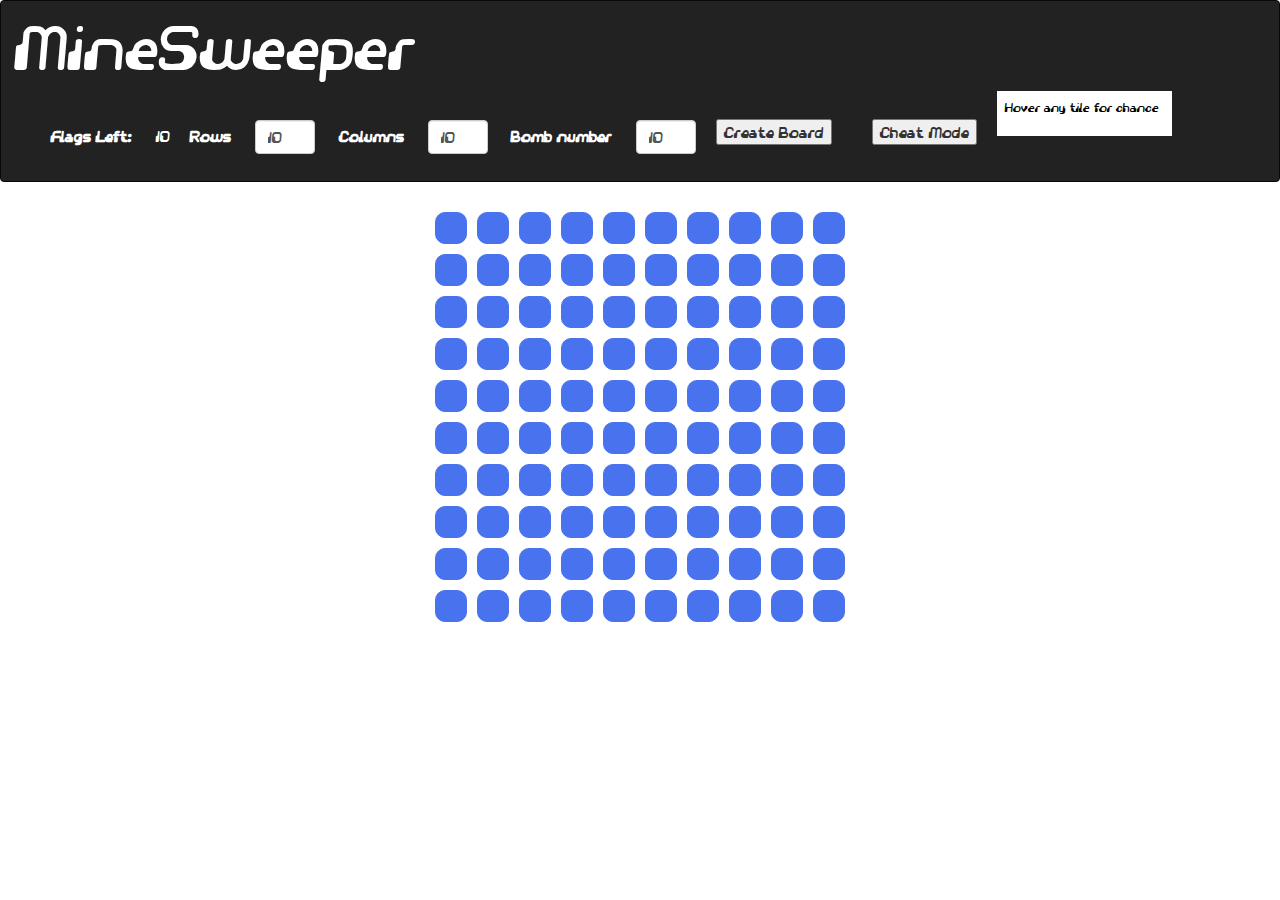
<file: index.html>
<!DOCTYPE html>
<html lang="en">
<head>
  <meta charset="utf-8">
  <title>MineSweeper</title>
  <link href="assets/bootstrap-3.3.7-dist/css/bootstrap.css" rel="stylesheet">
  <link href="assets/css/style.css" rel="stylesheet">
  <script type="text/javascript" src="assets/js/drawBoard.js"></script>
  <script type="text/javascript" src="assets/js/classes.js"></script>
  <script type="text/javascript" src="assets/bootstrap-3.3.7-dist/js/bootstrap.js"></script>
  <script src="https://ajax.googleapis.com/ajax/libs/jquery/1.12.4/jquery.min.js"></script>
</head>
<body>
  <nav class="navbar navbar-inverse">
  <div class="container-fluid">
    <div class="navbar-header">
        <span class="sr-only">Toggle navigation</span>
        <span class="icon-bar"></span>
        <span class="icon-bar"></span>
        <span class="icon-bar"></span>
      <a class="navbar-brand" href="#">MineSweeper</a>
    </div>
    <div id="navbar" class="collapse navbar-collapse">
      <ul class="nav navbar-nav">
        <li>
            <label for="flagsLeft">Flags Left:</label>
            <form.oninput="flagsLeft.value" id = 'flagsOutput'>
            <output name= "flagsLeft"></li>
        <li>
          <form class="form-inline" action="action_page.php">
            <div class="form-group">
              <label for="Rows">Rows</label>
              <input class="form-control" type="number" id="rowsInput" value="10">
            </div>
            <div class="form-group">
              <label for="Columns">Columns</label>
              <input class="form-control" type="number" id="columnsInput" value="10">
            </div>
              <div class="form-group">
              <label for="bombs">Bomb number</label>
              <input class="form-control" type="number" id="bombsInput" value="10">
            </div>
          </form>
        </li>
        <li><button type="button" id="btn-success">Create Board</button></li>

        <li><button type="button" id="btn-cheat">Cheat Mode</button></li>
        <li><div class="stats"><form.oninput="stats.value" id="statsNow"> <output name"statsOut"></div></li>
        <script>

            let button = document.getElementById('btn-success')
            let cheatBtn = document.getElementById('btn-cheat')

            function load(){
                //runs on the page load and creates a default grid
                let pressed = false;
                    let bombs = document.getElementById('bombsInput')
                    let rows = document.getElementById('rowsInput')
                    let cols = document.getElementById('columnsInput')
                    document.getElementById("flagsOutput").innerHTML = bombs.value
                    document.getElementById("flagsOutput").style.color="white"
                    document.getElementById("flagsOutput").style.fontFamily="videophreak"
                    document.getElementById("statsNow").innerHTML ="Hover any tile for chance"
                    drawBoard(rows.value, cols.value, bombs.value)
                }

            button.addEventListener("click", function(event){
                        // Adds the event listener to the 'create board' button
                        bombs = document.getElementById('bombsInput')
                        rows = document.getElementById('rowsInput')
                        cols = document.getElementById('columnsInput')

                        document.getElementById("flagsOutput").innerHTML = bombs.value
                        document.getElementById("flagsOutput").style.color="white"
                        document.getElementById("statsNow").innerHTML ="Hover any tile for chance"
                        if(rows.value < 2 || cols.value < 2){
                            window.alert("Invalid input\nBoard must be at least 2 x 2")
                        }
                        else if(rows.value > 40 || cols.value > 40){
                            window.alert("Invalid input\nBoard must be less than 40 x 40")
                        }
                        else if(bombs.value < 1){
                            window.alert("Invalid input\nBoard must have at least 1 bomb")
                        }
                        else if(bombs.value > ((rows.value * cols.value) - 1)){
                            window.alert("Invalid input\nBoard must have less bombs than cells")
                        }
                        else {
                            deleteBoard()
                            drawBoard(rows.value, cols.value, bombs.value)
                        }
            })

            cheatBtn.addEventListener("click", function(event){
                // Adds the event listener to the 'Cheat Mode' button
                CheatMode()
            })
        </script>
      </ul>
    </div>
  </div>
</nav>
<body onload ="load()" </body>
</body>

</html>
</file>
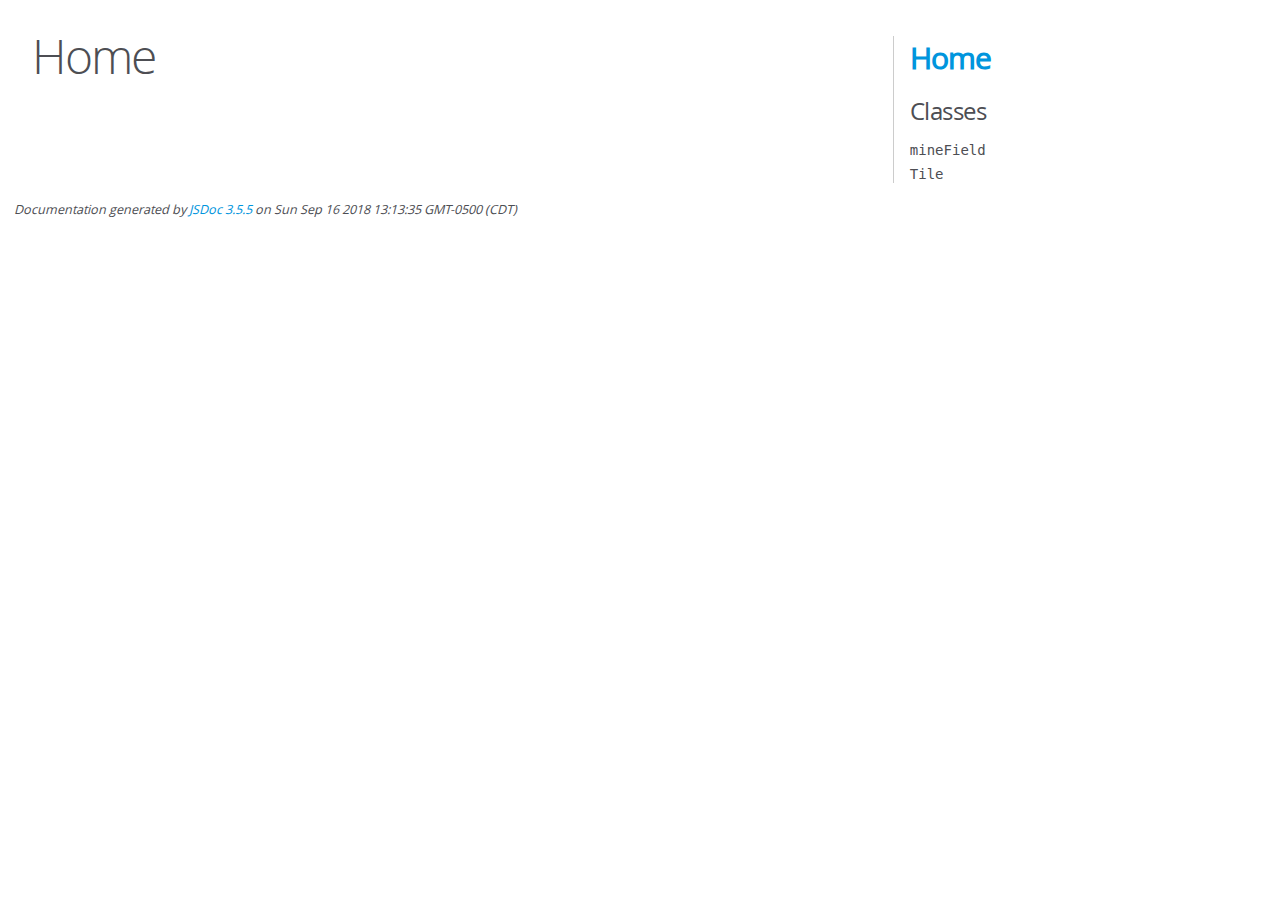
<file: Documentation/index.html>
<!DOCTYPE html>
<html lang="en">
<head>
    <meta charset="utf-8">
    <title>JSDoc: Home</title>

    <script src="scripts/prettify/prettify.js"> </script>
    <script src="scripts/prettify/lang-css.js"> </script>
    <!--[if lt IE 9]>
      <script src="//html5shiv.googlecode.com/svn/trunk/html5.js"></script>
    <![endif]-->
    <link type="text/css" rel="stylesheet" href="styles/prettify-tomorrow.css">
    <link type="text/css" rel="stylesheet" href="styles/jsdoc-default.css">
</head>

<body>

<div id="main">

    <h1 class="page-title">Home</h1>

    



    


    <h3> </h3>










    









</div>

<nav>
    <h2><a href="index.html">Home</a></h2><h3>Classes</h3><ul><li><a href="mineField.html">mineField</a></li><li><a href="Tile.html">Tile</a></li></ul>
</nav>

<br class="clear">

<footer>
    Documentation generated by <a href="https://github.com/jsdoc3/jsdoc">JSDoc 3.5.5</a> on Sun Sep 16 2018 13:13:35 GMT-0500 (CDT)
</footer>

<script> prettyPrint(); </script>
<script src="scripts/linenumber.js"> </script>
</body>
</html>
</file>
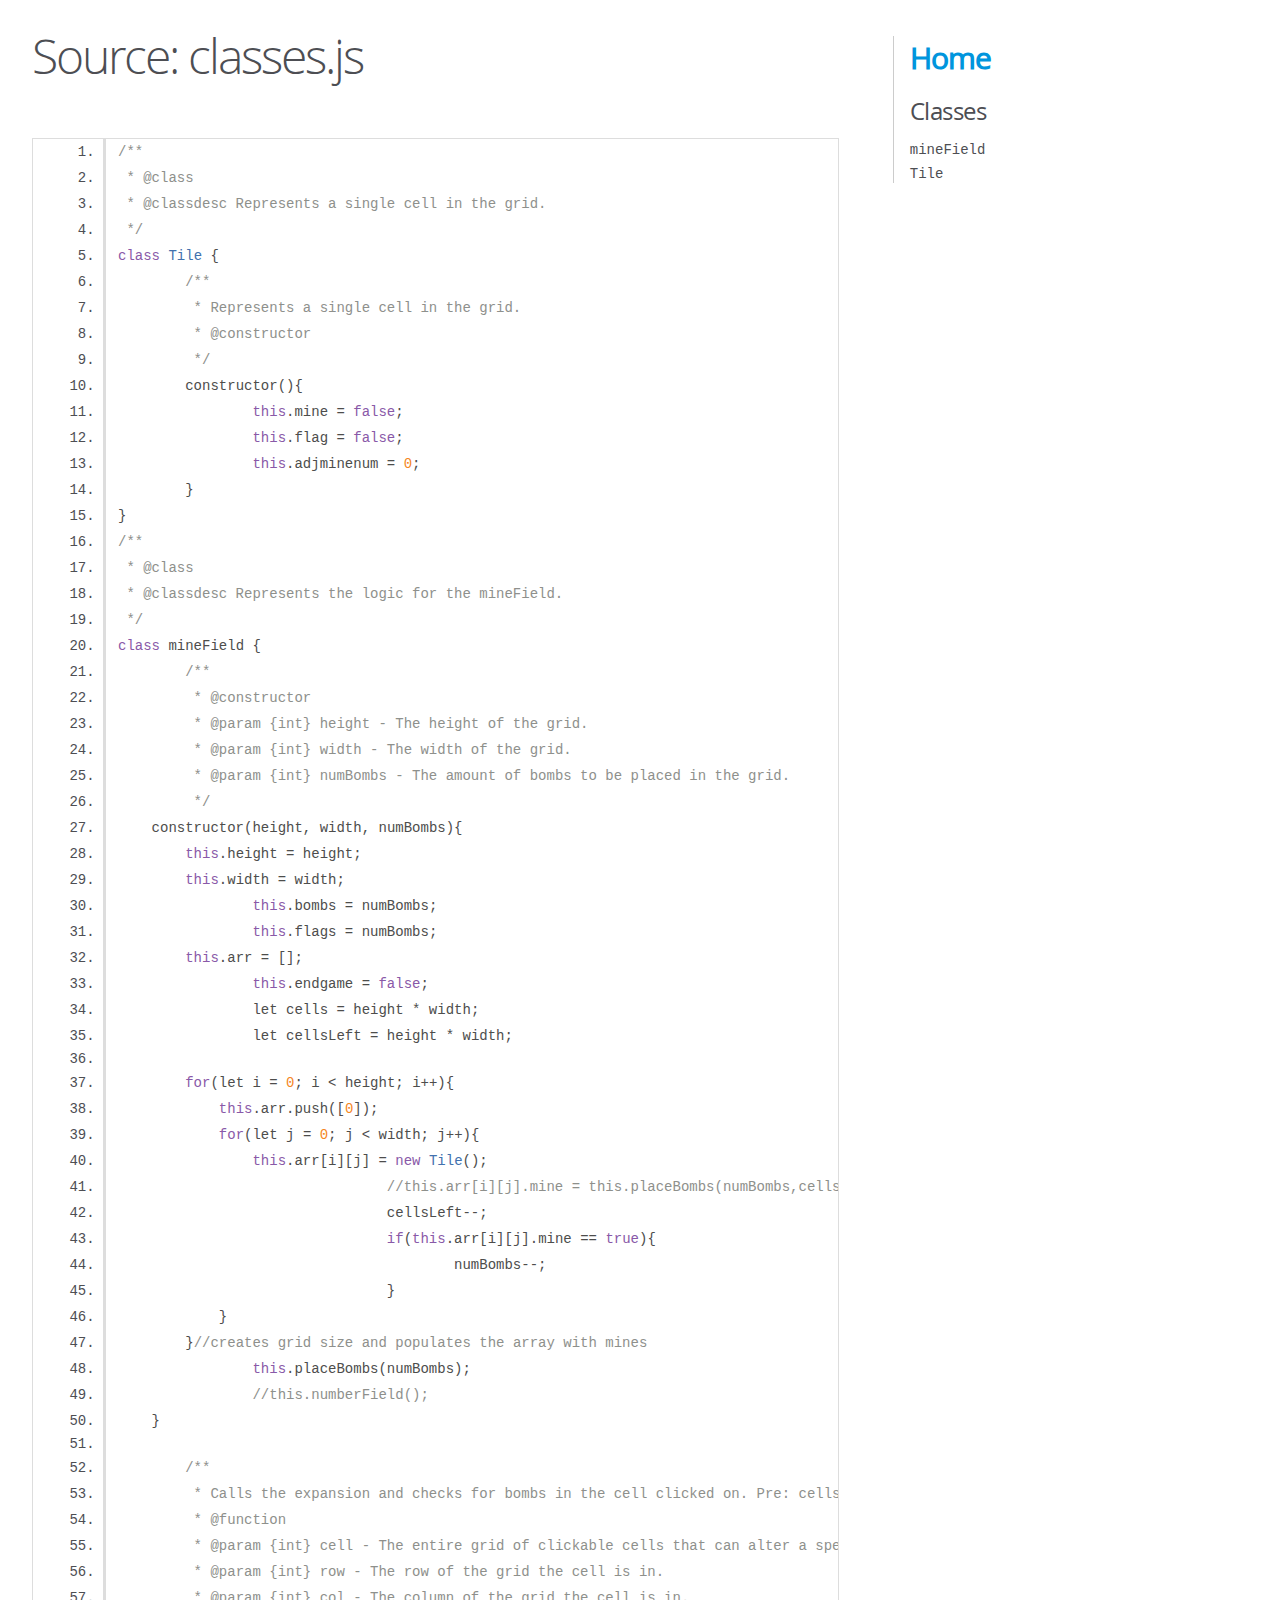
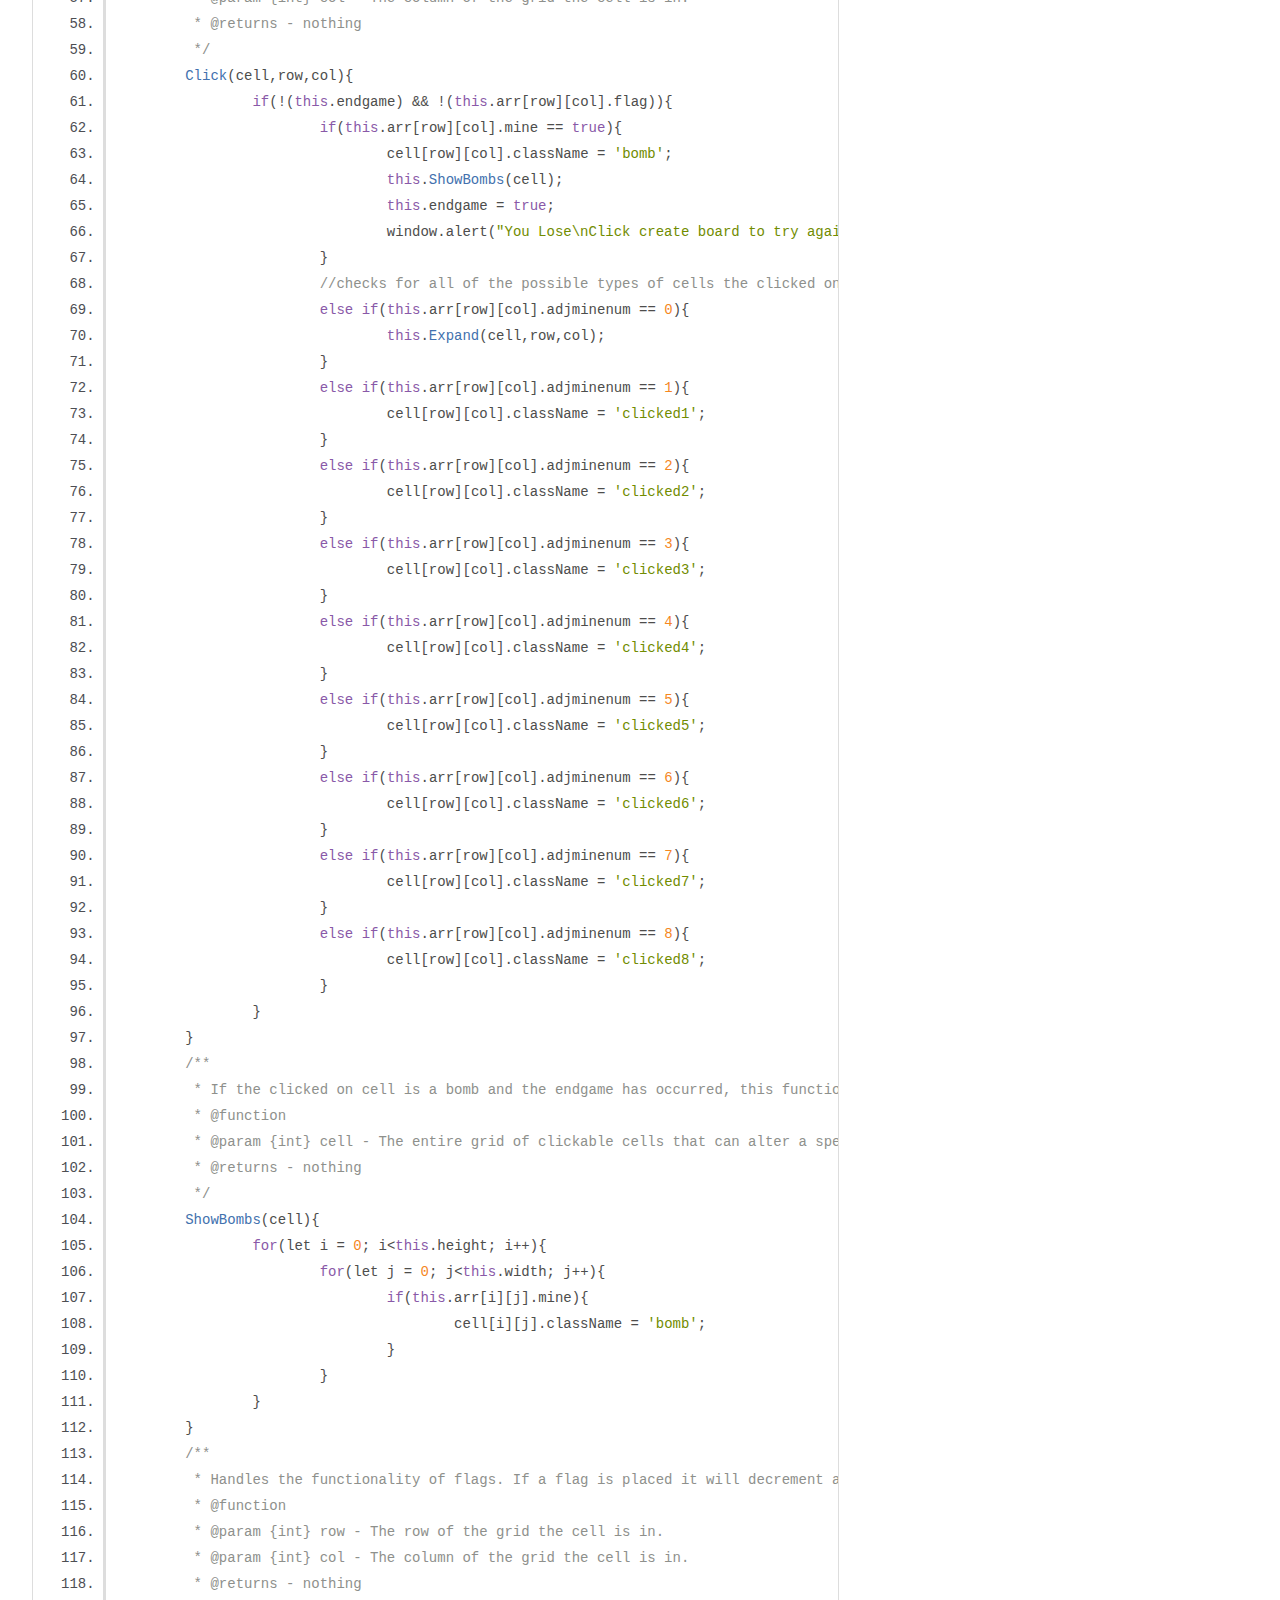
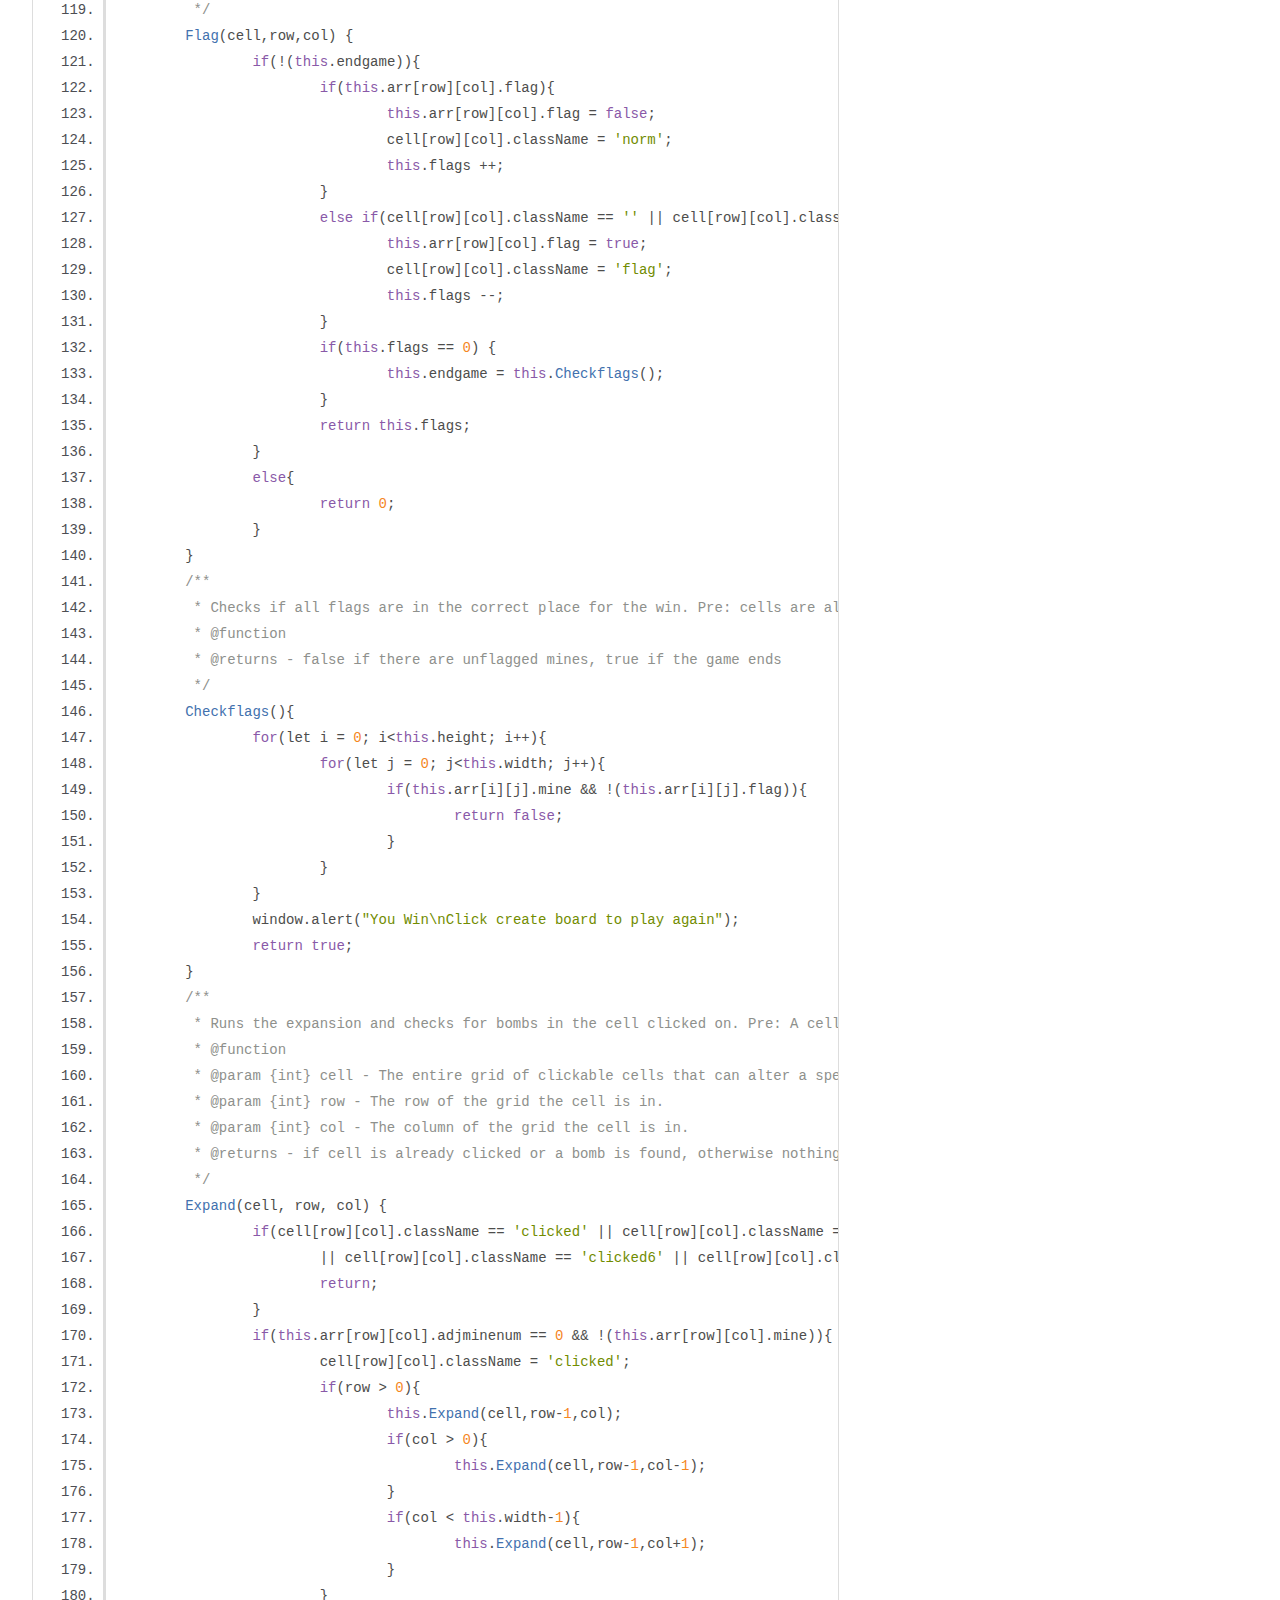
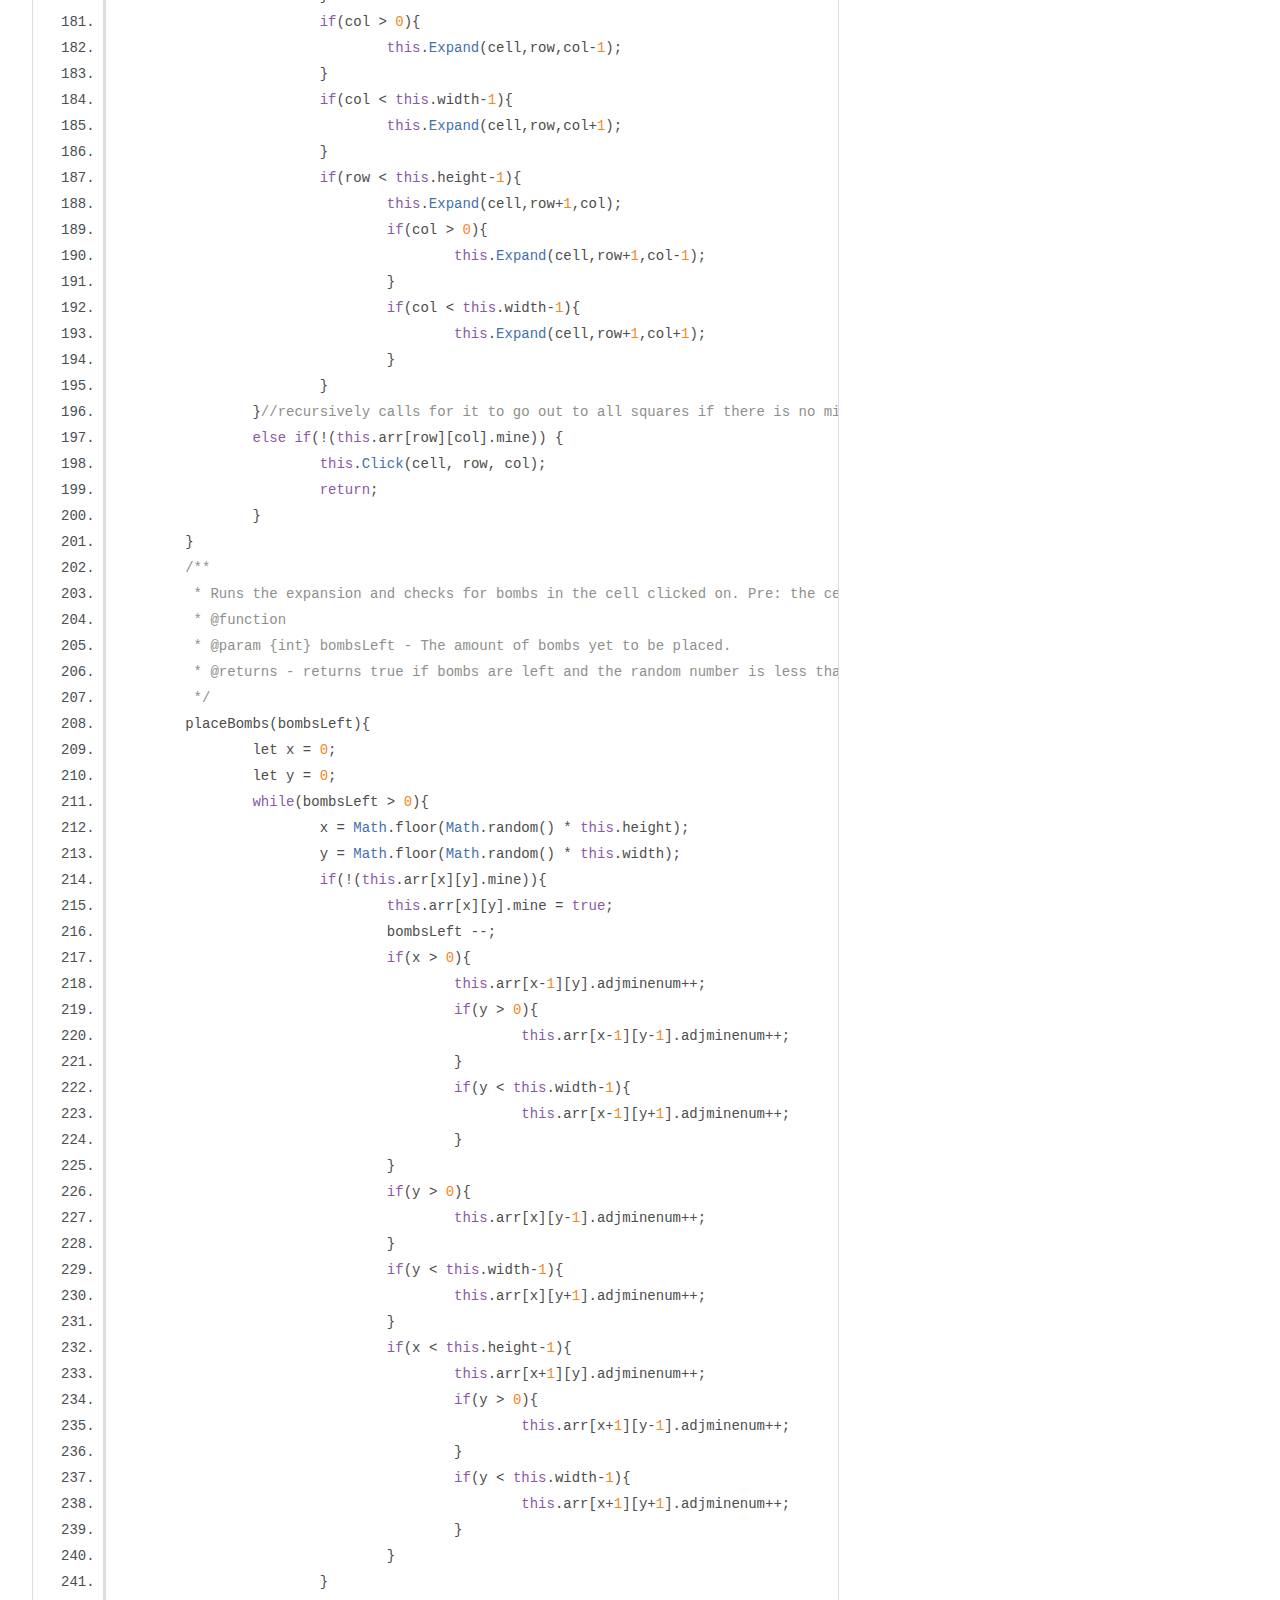
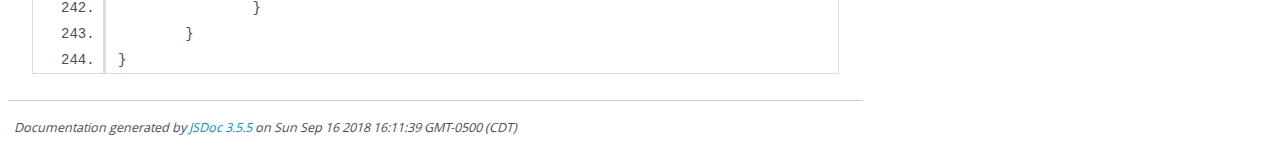
<file: Documentation/classes.js.html>
<!DOCTYPE html>
<html lang="en">
<head>
    <meta charset="utf-8">
    <title>JSDoc: Source: classes.js</title>

    <script src="scripts/prettify/prettify.js"> </script>
    <script src="scripts/prettify/lang-css.js"> </script>
    <!--[if lt IE 9]>
      <script src="//html5shiv.googlecode.com/svn/trunk/html5.js"></script>
    <![endif]-->
    <link type="text/css" rel="stylesheet" href="styles/prettify-tomorrow.css">
    <link type="text/css" rel="stylesheet" href="styles/jsdoc-default.css">
</head>

<body>

<div id="main">

    <h1 class="page-title">Source: classes.js</h1>

    



    
    <section>
        <article>
            <pre class="prettyprint source linenums"><code>/**
 * @class
 * @classdesc Represents a single cell in the grid.
 */
class Tile {
	/**
	 * Represents a single cell in the grid.
	 * @constructor
	 */
	constructor(){
		this.mine = false;
		this.flag = false;
		this.adjminenum = 0;
	}
}
/**
 * @class
 * @classdesc Represents the logic for the mineField.
 */
class mineField {
	/**
	 * @constructor
	 * @param {int} height - The height of the grid.
	 * @param {int} width - The width of the grid.
	 * @param {int} numBombs - The amount of bombs to be placed in the grid.
	 */
    constructor(height, width, numBombs){
        this.height = height;
        this.width = width;
		this.bombs = numBombs;
		this.flags = numBombs;
        this.arr = [];
		this.endgame = false;
		let cells = height * width;
		let cellsLeft = height * width;

        for(let i = 0; i &lt; height; i++){
            this.arr.push([0]);
            for(let j = 0; j &lt; width; j++){
                this.arr[i][j] = new Tile();
				//this.arr[i][j].mine = this.placeBombs(numBombs,cellsLeft);
				cellsLeft--;
				if(this.arr[i][j].mine == true){
					numBombs--;
				}
            }
        }//creates grid size and populates the array with mines
		this.placeBombs(numBombs);
		//this.numberField();
    }

	/**
	 * Calls the expansion and checks for bombs in the cell clicked on. Pre: cells already generated; Post: based on the type of cell, different outcomes occur
	 * @function
	 * @param {int} cell - The entire grid of clickable cells that can alter a specific one with row and col.
	 * @param {int} row - The row of the grid the cell is in.
	 * @param {int} col - The column of the grid the cell is in.
	 * @returns - nothing
	 */
	Click(cell,row,col){
		if(!(this.endgame) &amp;&amp; !(this.arr[row][col].flag)){
			if(this.arr[row][col].mine == true){
				cell[row][col].className = 'bomb';
				this.ShowBombs(cell);
				this.endgame = true;
				window.alert("You Lose\nClick create board to try again");
			}
			//checks for all of the possible types of cells the clicked one could be
			else if(this.arr[row][col].adjminenum == 0){
				this.Expand(cell,row,col);
			}
			else if(this.arr[row][col].adjminenum == 1){
				cell[row][col].className = 'clicked1';
			}
			else if(this.arr[row][col].adjminenum == 2){
				cell[row][col].className = 'clicked2';
			}
			else if(this.arr[row][col].adjminenum == 3){
				cell[row][col].className = 'clicked3';
			}
			else if(this.arr[row][col].adjminenum == 4){
				cell[row][col].className = 'clicked4';
			}
			else if(this.arr[row][col].adjminenum == 5){
				cell[row][col].className = 'clicked5';
			}
			else if(this.arr[row][col].adjminenum == 6){
				cell[row][col].className = 'clicked6';
			}
			else if(this.arr[row][col].adjminenum == 7){
				cell[row][col].className = 'clicked7';
			}
			else if(this.arr[row][col].adjminenum == 8){
				cell[row][col].className = 'clicked8';
			}
		}
	}
	/**
	 * If the clicked on cell is a bomb and the endgame has occurred, this function turns all of the bombs visible. Pre: cells are already generated; Post: all bombs are revealed.
	 * @function
	 * @param {int} cell - The entire grid of clickable cells that can alter a specific one with row and col.
	 * @returns - nothing
	 */
	ShowBombs(cell){
		for(let i = 0; i&lt;this.height; i++){
			for(let j = 0; j&lt;this.width; j++){
				if(this.arr[i][j].mine){
					cell[i][j].className = 'bomb';
				}
			}
		}
	}
	/**
	 * Handles the functionality of flags. If a flag is placed it will decrement and in the case all are gone it calls checkFlags to check if they're all in the correct place for the win.
	 * @function
	 * @param {int} row - The row of the grid the cell is in.
	 * @param {int} col - The column of the grid the cell is in.
	 * @returns - nothing
	 */
	Flag(cell,row,col) {
		if(!(this.endgame)){
			if(this.arr[row][col].flag){
				this.arr[row][col].flag = false;
				cell[row][col].className = 'norm';
				this.flags ++;
			}
			else if(cell[row][col].className == '' || cell[row][col].className == 'norm'){
				this.arr[row][col].flag = true;
				cell[row][col].className = 'flag';
				this.flags --;
			}
			if(this.flags == 0) {
				this.endgame = this.Checkflags();
			}
			return this.flags;
		}
		else{
			return 0;
		}
	}
	/**
	 * Checks if all flags are in the correct place for the win. Pre: cells are already generated; Post: Game ends if all flags are placed correctly.
	 * @function
	 * @returns - false if there are unflagged mines, true if the game ends
	 */
	Checkflags(){
		for(let i = 0; i&lt;this.height; i++){
			for(let j = 0; j&lt;this.width; j++){
				if(this.arr[i][j].mine &amp;&amp; !(this.arr[i][j].flag)){
					return false;
				}
			}
		}
		window.alert("You Win\nClick create board to play again");
		return true;
	}
	/**
	 * Runs the expansion and checks for bombs in the cell clicked on. Pre: A cell is clicked and is not a numbered cell; Post: from the original cell, it expands until numbered cells are revealed.
	 * @function
	 * @param {int} cell - The entire grid of clickable cells that can alter a specific one with row and col.
	 * @param {int} row - The row of the grid the cell is in.
	 * @param {int} col - The column of the grid the cell is in.
	 * @returns - if cell is already clicked or a bomb is found, otherwise nothing
	 */
	Expand(cell, row, col) {
		if(cell[row][col].className == 'clicked' || cell[row][col].className == 'clicked1'|| cell[row][col].className == 'clicked2' || cell[row][col].className == 'clicked3'|| cell[row][col].className == 'clicked4'|| cell[row][col].className == 'clicked5'
			|| cell[row][col].className == 'clicked6' || cell[row][col].className == 'clicked7' || cell[row][col].className =='clicked8' || this.arr[row][col].flag){
			return;
		}
		if(this.arr[row][col].adjminenum == 0 &amp;&amp; !(this.arr[row][col].mine)){
			cell[row][col].className = 'clicked';
			if(row > 0){
				this.Expand(cell,row-1,col);
				if(col > 0){
					this.Expand(cell,row-1,col-1);
				}
				if(col &lt; this.width-1){
					this.Expand(cell,row-1,col+1);
				}
			}
			if(col > 0){
				this.Expand(cell,row,col-1);
			}
			if(col &lt; this.width-1){
				this.Expand(cell,row,col+1);
			}
			if(row &lt; this.height-1){
				this.Expand(cell,row+1,col);
				if(col > 0){
					this.Expand(cell,row+1,col-1);
				}
				if(col &lt; this.width-1){
					this.Expand(cell,row+1,col+1);
				}
			}
		}//recursively calls for it to go out to all squares if there is no mine near it
		else if(!(this.arr[row][col].mine)) {
			this.Click(cell, row, col);
			return;
		}
	}
	/**
	 * Runs the expansion and checks for bombs in the cell clicked on. Pre: the cells and board are already created; Post: bombs are placed randomly throughout the board.
	 * @function
	 * @param {int} bombsLeft - The amount of bombs yet to be placed.
	 * @returns - returns true if bombs are left and the random number is less than the ratio of bombsleft to cells left. Otherwise, returns false.
	 */
	placeBombs(bombsLeft){
		let x = 0;
		let y = 0;
		while(bombsLeft > 0){
			x = Math.floor(Math.random() * this.height);
			y = Math.floor(Math.random() * this.width);
			if(!(this.arr[x][y].mine)){
				this.arr[x][y].mine = true;
				bombsLeft --;
				if(x > 0){
					this.arr[x-1][y].adjminenum++;
					if(y > 0){
						this.arr[x-1][y-1].adjminenum++;
					}
					if(y &lt; this.width-1){
						this.arr[x-1][y+1].adjminenum++;
					}
				}
				if(y > 0){
					this.arr[x][y-1].adjminenum++;
				}
				if(y &lt; this.width-1){
					this.arr[x][y+1].adjminenum++;
				}
				if(x &lt; this.height-1){
					this.arr[x+1][y].adjminenum++;
					if(y > 0){
						this.arr[x+1][y-1].adjminenum++;
					}
					if(y &lt; this.width-1){
						this.arr[x+1][y+1].adjminenum++;
					}
				}
			}
		}
	}
}
</code></pre>
        </article>
    </section>




</div>

<nav>
    <h2><a href="index.html">Home</a></h2><h3>Classes</h3><ul><li><a href="mineField.html">mineField</a></li><li><a href="Tile.html">Tile</a></li></ul>
</nav>

<br class="clear">

<footer>
    Documentation generated by <a href="https://github.com/jsdoc3/jsdoc">JSDoc 3.5.5</a> on Sun Sep 16 2018 16:11:39 GMT-0500 (CDT)
</footer>

<script> prettyPrint(); </script>
<script src="scripts/linenumber.js"> </script>
</body>
</html>
</file>
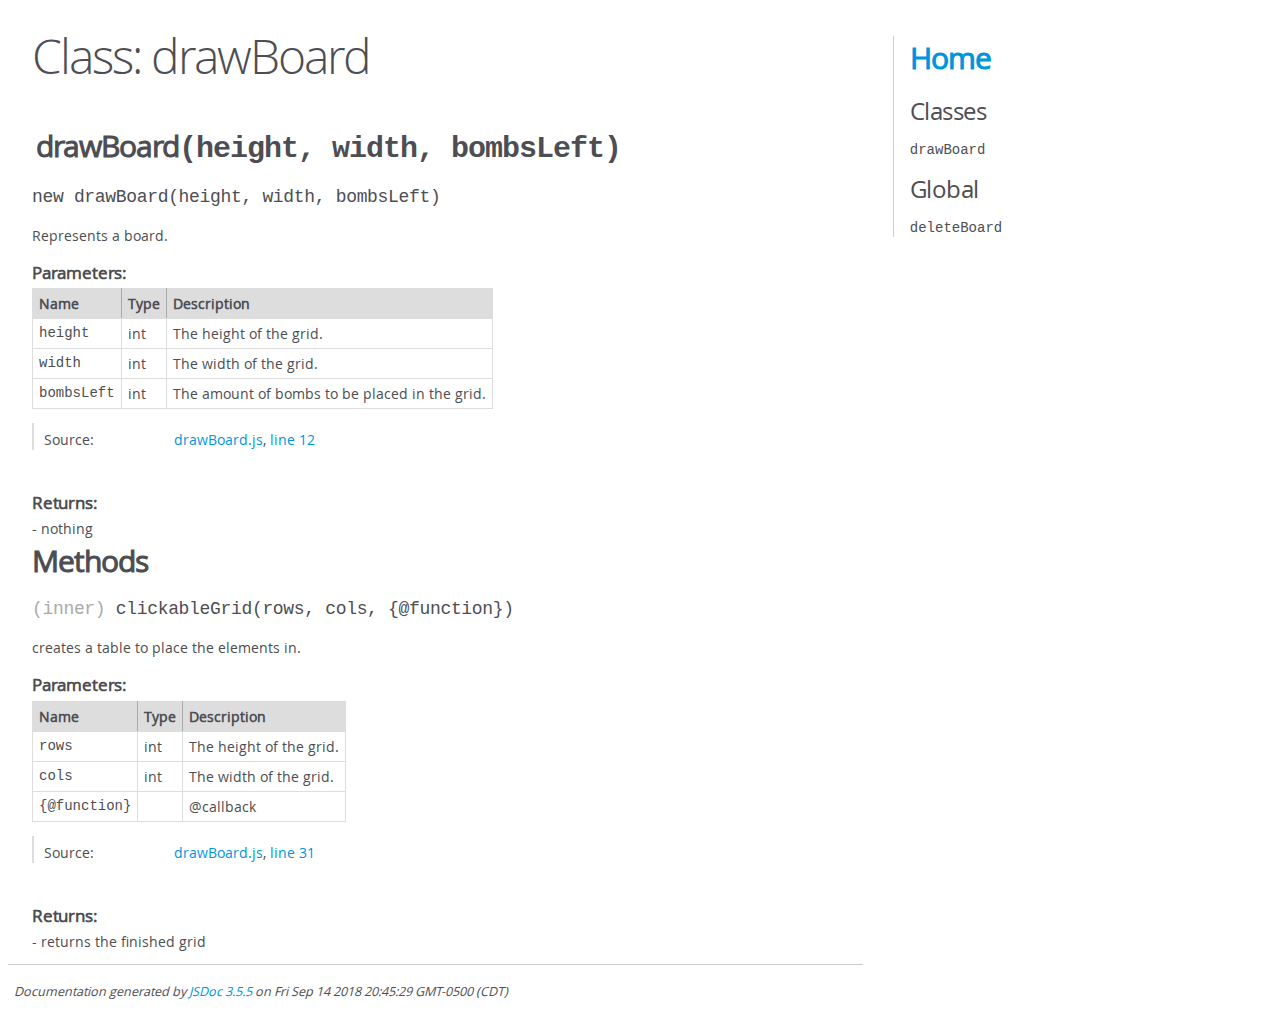
<file: Documentation/drawBoard.html>
<!DOCTYPE html>
<html lang="en">
<head>
    <meta charset="utf-8">
    <title>JSDoc: Class: drawBoard</title>

    <script src="scripts/prettify/prettify.js"> </script>
    <script src="scripts/prettify/lang-css.js"> </script>
    <!--[if lt IE 9]>
      <script src="//html5shiv.googlecode.com/svn/trunk/html5.js"></script>
    <![endif]-->
    <link type="text/css" rel="stylesheet" href="styles/prettify-tomorrow.css">
    <link type="text/css" rel="stylesheet" href="styles/jsdoc-default.css">
</head>

<body>

<div id="main">

    <h1 class="page-title">Class: drawBoard</h1>

    




<section>

<header>
    
        <h2><span class="attribs"><span class="type-signature"></span></span>drawBoard<span class="signature">(height, width, bombsLeft)</span><span class="type-signature"></span></h2>
        
    
</header>

<article>
    <div class="container-overview">
    
        

    

    
    <h4 class="name" id="drawBoard"><span class="type-signature"></span>new drawBoard<span class="signature">(height, width, bombsLeft)</span><span class="type-signature"></span></h4>
    

    



<div class="description">
    Represents a board.
</div>









    <h5>Parameters:</h5>
    

<table class="params">
    <thead>
    <tr>
        
        <th>Name</th>
        

        <th>Type</th>

        

        

        <th class="last">Description</th>
    </tr>
    </thead>

    <tbody>
    

        <tr>
            
                <td class="name"><code>height</code></td>
            

            <td class="type">
            
                
<span class="param-type">int</span>


            
            </td>

            

            

            <td class="description last">The height of the grid.</td>
        </tr>

    

        <tr>
            
                <td class="name"><code>width</code></td>
            

            <td class="type">
            
                
<span class="param-type">int</span>


            
            </td>

            

            

            <td class="description last">The width of the grid.</td>
        </tr>

    

        <tr>
            
                <td class="name"><code>bombsLeft</code></td>
            

            <td class="type">
            
                
<span class="param-type">int</span>


            
            </td>

            

            

            <td class="description last">The amount of bombs to be placed in the grid.</td>
        </tr>

    
    </tbody>
</table>






<dl class="details">

    

    

    

    

    

    

    

    

    

    

    

    

    
    <dt class="tag-source">Source:</dt>
    <dd class="tag-source"><ul class="dummy"><li>
        <a href="drawBoard.js.html">drawBoard.js</a>, <a href="drawBoard.js.html#line12">line 12</a>
    </li></ul></dd>
    

    

    

    
</dl>













<h5>Returns:</h5>

        
<div class="param-desc">
    - nothing
</div>



    





    
    </div>

    

    

    

    

    

    

    

    
        <h3 class="subsection-title">Methods</h3>

        
            

    

    
    <h4 class="name" id="~clickableGrid"><span class="type-signature">(inner) </span>clickableGrid<span class="signature">(rows, cols, {@function})</span><span class="type-signature"></span></h4>
    

    



<div class="description">
    creates a table to place the elements in.
</div>









    <h5>Parameters:</h5>
    

<table class="params">
    <thead>
    <tr>
        
        <th>Name</th>
        

        <th>Type</th>

        

        

        <th class="last">Description</th>
    </tr>
    </thead>

    <tbody>
    

        <tr>
            
                <td class="name"><code>rows</code></td>
            

            <td class="type">
            
                
<span class="param-type">int</span>


            
            </td>

            

            

            <td class="description last">The height of the grid.</td>
        </tr>

    

        <tr>
            
                <td class="name"><code>cols</code></td>
            

            <td class="type">
            
                
<span class="param-type">int</span>


            
            </td>

            

            

            <td class="description last">The width of the grid.</td>
        </tr>

    

        <tr>
            
                <td class="name"><code>{@function}</code></td>
            

            <td class="type">
            
            </td>

            

            

            <td class="description last">@callback</td>
        </tr>

    
    </tbody>
</table>






<dl class="details">

    

    

    

    

    

    

    

    

    

    

    

    

    
    <dt class="tag-source">Source:</dt>
    <dd class="tag-source"><ul class="dummy"><li>
        <a href="drawBoard.js.html">drawBoard.js</a>, <a href="drawBoard.js.html#line31">line 31</a>
    </li></ul></dd>
    

    

    

    
</dl>













<h5>Returns:</h5>

        
<div class="param-desc">
    - returns the finished grid
</div>



    





        
    

    

    
</article>

</section>




</div>

<nav>
    <h2><a href="index.html">Home</a></h2><h3>Classes</h3><ul><li><a href="drawBoard.html">drawBoard</a></li></ul><h3>Global</h3><ul><li><a href="global.html#deleteBoard">deleteBoard</a></li></ul>
</nav>

<br class="clear">

<footer>
    Documentation generated by <a href="https://github.com/jsdoc3/jsdoc">JSDoc 3.5.5</a> on Fri Sep 14 2018 20:45:29 GMT-0500 (CDT)
</footer>

<script> prettyPrint(); </script>
<script src="scripts/linenumber.js"> </script>
</body>
</html>
</file>
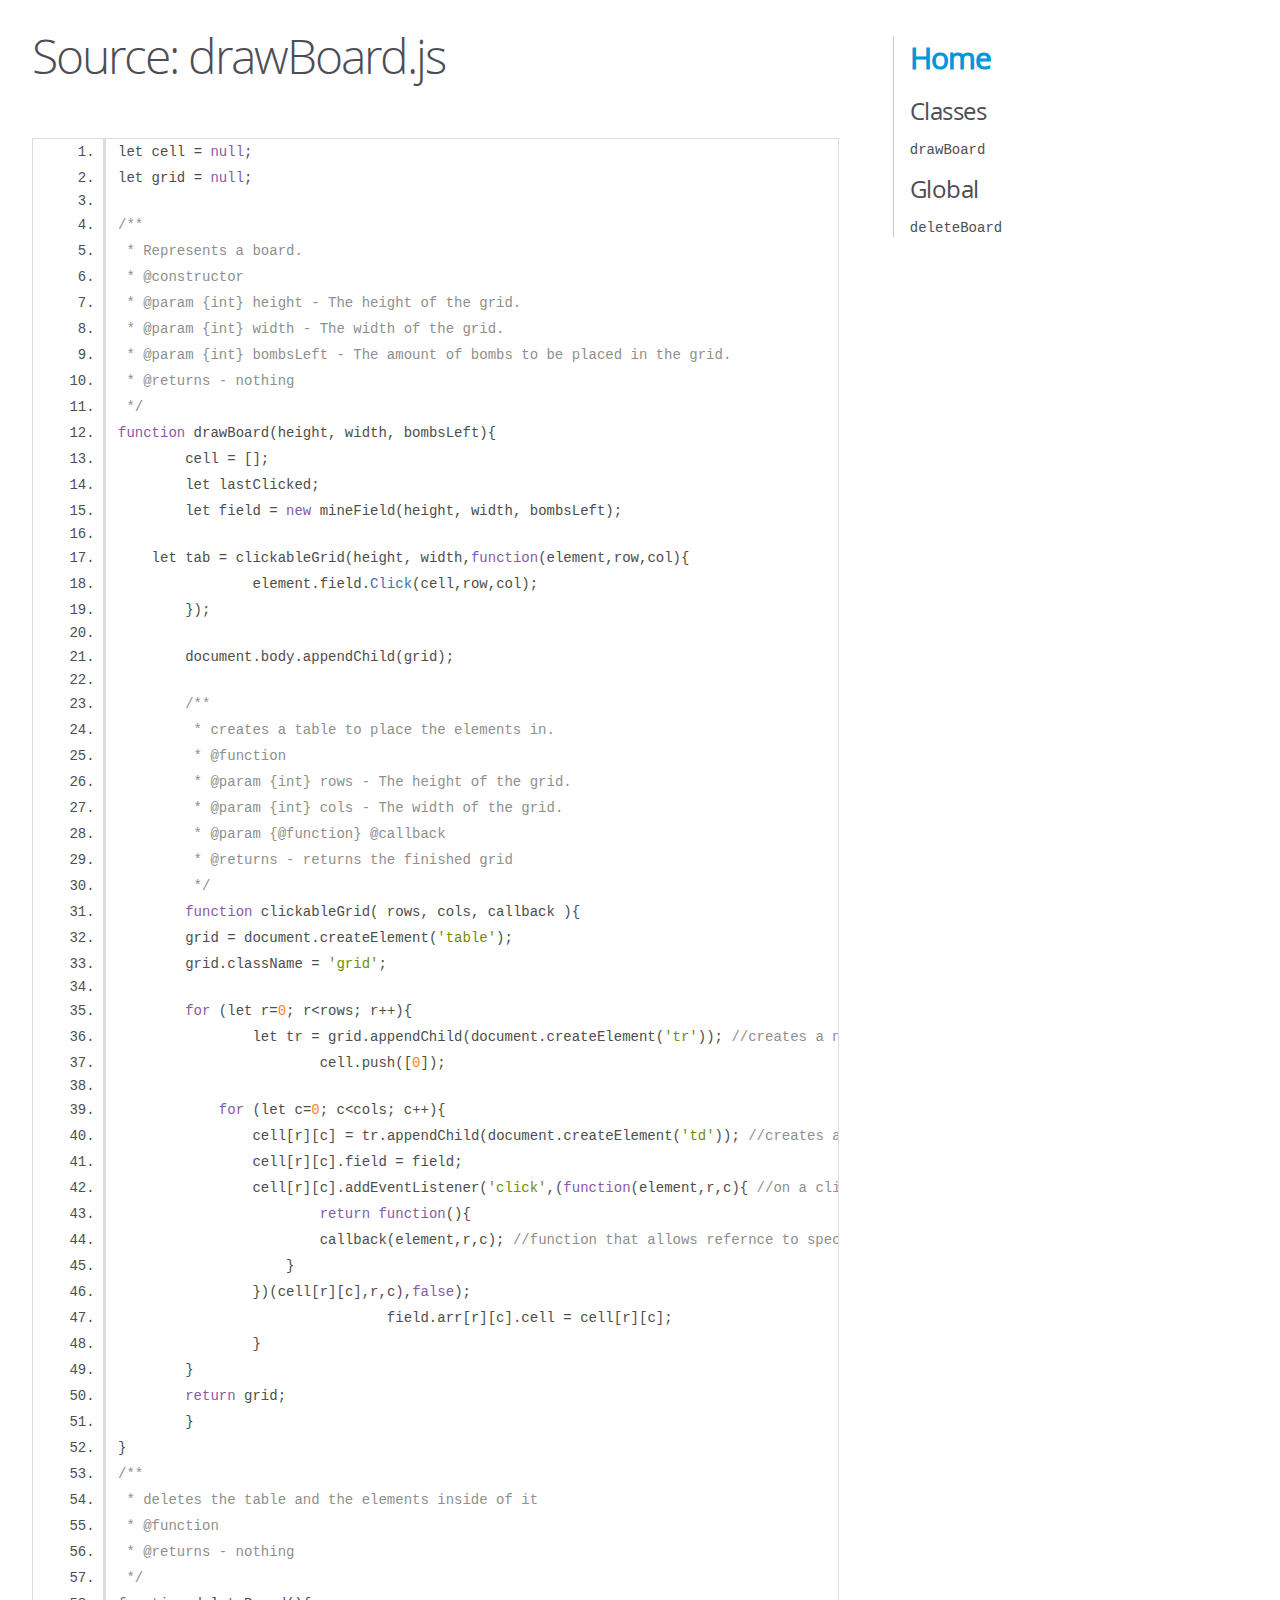
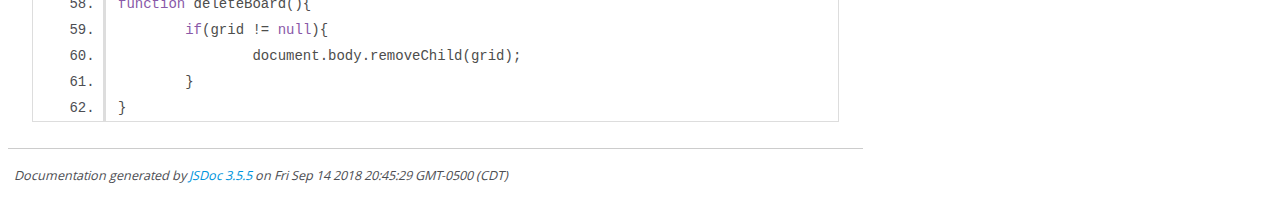
<file: Documentation/drawBoard.js.html>
<!DOCTYPE html>
<html lang="en">
<head>
    <meta charset="utf-8">
    <title>JSDoc: Source: drawBoard.js</title>

    <script src="scripts/prettify/prettify.js"> </script>
    <script src="scripts/prettify/lang-css.js"> </script>
    <!--[if lt IE 9]>
      <script src="//html5shiv.googlecode.com/svn/trunk/html5.js"></script>
    <![endif]-->
    <link type="text/css" rel="stylesheet" href="styles/prettify-tomorrow.css">
    <link type="text/css" rel="stylesheet" href="styles/jsdoc-default.css">
</head>

<body>

<div id="main">

    <h1 class="page-title">Source: drawBoard.js</h1>

    



    
    <section>
        <article>
            <pre class="prettyprint source linenums"><code>let cell = null;
let grid = null;

/**
 * Represents a board.
 * @constructor
 * @param {int} height - The height of the grid.
 * @param {int} width - The width of the grid.
 * @param {int} bombsLeft - The amount of bombs to be placed in the grid.
 * @returns - nothing
 */
function drawBoard(height, width, bombsLeft){
	cell = [];
 	let lastClicked;
 	let field = new mineField(height, width, bombsLeft);

    let tab = clickableGrid(height, width,function(element,row,col){
 		element.field.Click(cell,row,col);
 	});

	document.body.appendChild(grid);

	/**
	 * creates a table to place the elements in.
	 * @function
	 * @param {int} rows - The height of the grid.
	 * @param {int} cols - The width of the grid.
	 * @param {@function} @callback
	 * @returns - returns the finished grid
	 */
 	function clickableGrid( rows, cols, callback ){
        grid = document.createElement('table');
        grid.className = 'grid';

        for (let r=0; r&lt;rows; r++){
        	let tr = grid.appendChild(document.createElement('tr')); //creates a new row for each r value
 			cell.push([0]);

            for (let c=0; c&lt;cols; c++){
             	cell[r][c] = tr.appendChild(document.createElement('td')); //creates a new table data cell in the current row for each column
                cell[r][c].field = field;
                cell[r][c].addEventListener('click',(function(element,r,c){ //on a click it creates a function scope for all of the local variables for a cell
                 	return function(){
                    	callback(element,r,c); //function that allows refernce to specific instance by creating closure
                    }
                })(cell[r][c],r,c),false);
 				field.arr[r][c].cell = cell[r][c];
         	}
        }
        return grid;
	}
}
/**
 * deletes the table and the elements inside of it
 * @function
 * @returns - nothing
 */
function deleteBoard(){
	if(grid != null){
 		document.body.removeChild(grid);
 	}
}
</code></pre>
        </article>
    </section>




</div>

<nav>
    <h2><a href="index.html">Home</a></h2><h3>Classes</h3><ul><li><a href="drawBoard.html">drawBoard</a></li></ul><h3>Global</h3><ul><li><a href="global.html#deleteBoard">deleteBoard</a></li></ul>
</nav>

<br class="clear">

<footer>
    Documentation generated by <a href="https://github.com/jsdoc3/jsdoc">JSDoc 3.5.5</a> on Fri Sep 14 2018 20:45:29 GMT-0500 (CDT)
</footer>

<script> prettyPrint(); </script>
<script src="scripts/linenumber.js"> </script>
</body>
</html>
</file>
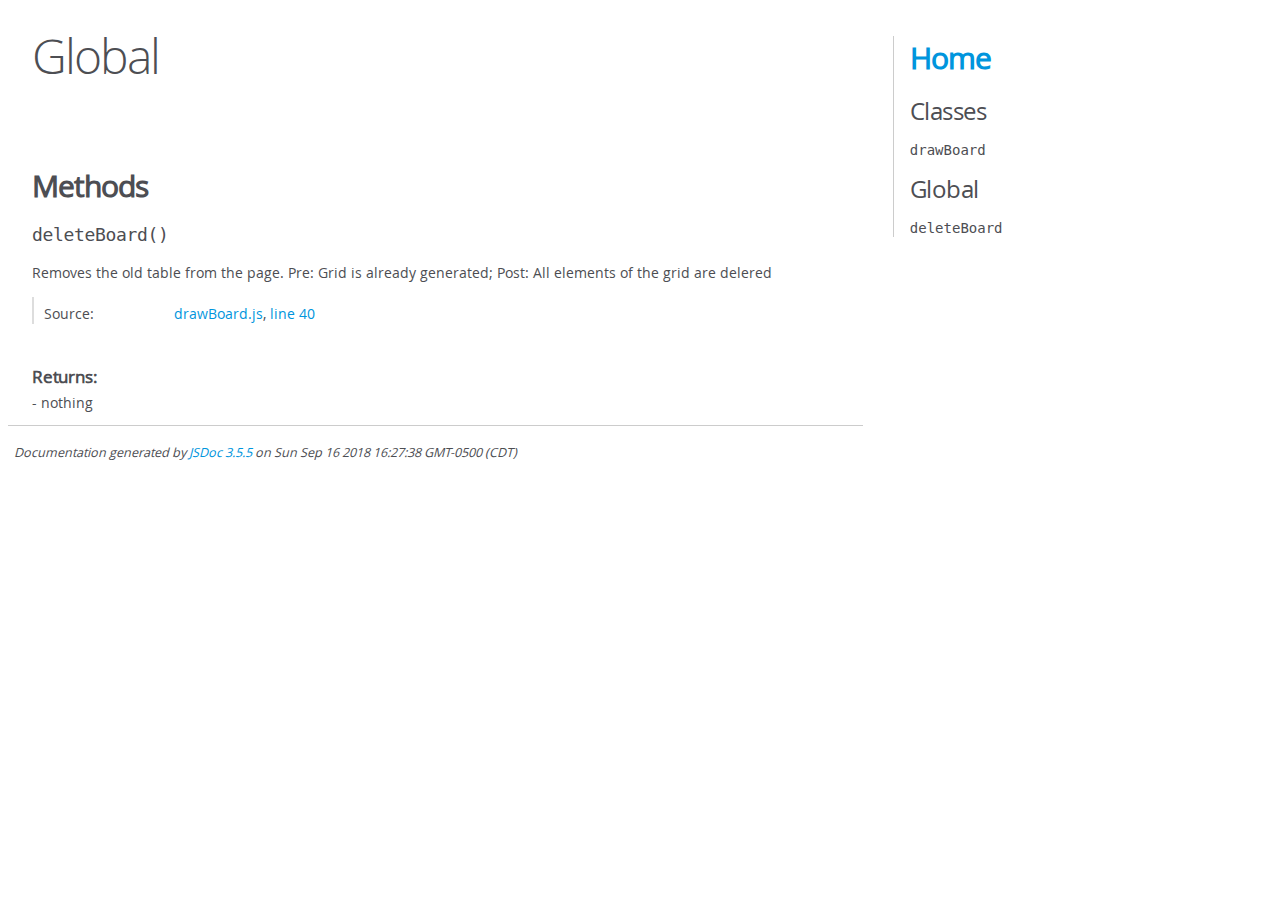
<file: Documentation/global.html>
<!DOCTYPE html>
<html lang="en">
<head>
    <meta charset="utf-8">
    <title>JSDoc: Global</title>

    <script src="scripts/prettify/prettify.js"> </script>
    <script src="scripts/prettify/lang-css.js"> </script>
    <!--[if lt IE 9]>
      <script src="//html5shiv.googlecode.com/svn/trunk/html5.js"></script>
    <![endif]-->
    <link type="text/css" rel="stylesheet" href="styles/prettify-tomorrow.css">
    <link type="text/css" rel="stylesheet" href="styles/jsdoc-default.css">
</head>

<body>

<div id="main">

    <h1 class="page-title">Global</h1>

    




<section>

<header>
    
        <h2></h2>
        
    
</header>

<article>
    <div class="container-overview">
    
        

        


<dl class="details">

    

    

    

    

    

    

    

    

    

    

    

    

    

    

    

    
</dl>


        
    
    </div>

    

    

    

    

    

    

    

    
        <h3 class="subsection-title">Methods</h3>

        
            

    

    
    <h4 class="name" id="deleteBoard"><span class="type-signature"></span>deleteBoard<span class="signature">()</span><span class="type-signature"></span></h4>
    

    



<div class="description">
    Removes the old table from the page. Pre: Grid is already generated; Post: All elements of the grid are delered
</div>













<dl class="details">

    

    

    

    

    

    

    

    

    

    

    

    

    
    <dt class="tag-source">Source:</dt>
    <dd class="tag-source"><ul class="dummy"><li>
        <a href="drawBoard.js.html">drawBoard.js</a>, <a href="drawBoard.js.html#line40">line 40</a>
    </li></ul></dd>
    

    

    

    
</dl>













<h5>Returns:</h5>

        
<div class="param-desc">
    - nothing
</div>



    





        
    

    

    
</article>

</section>




</div>

<nav>
    <h2><a href="index.html">Home</a></h2><h3>Classes</h3><ul><li><a href="drawBoard.html">drawBoard</a></li></ul><h3>Global</h3><ul><li><a href="global.html#deleteBoard">deleteBoard</a></li></ul>
</nav>

<br class="clear">

<footer>
    Documentation generated by <a href="https://github.com/jsdoc3/jsdoc">JSDoc 3.5.5</a> on Sun Sep 16 2018 16:27:38 GMT-0500 (CDT)
</footer>

<script> prettyPrint(); </script>
<script src="scripts/linenumber.js"> </script>
</body>
</html>
</file>
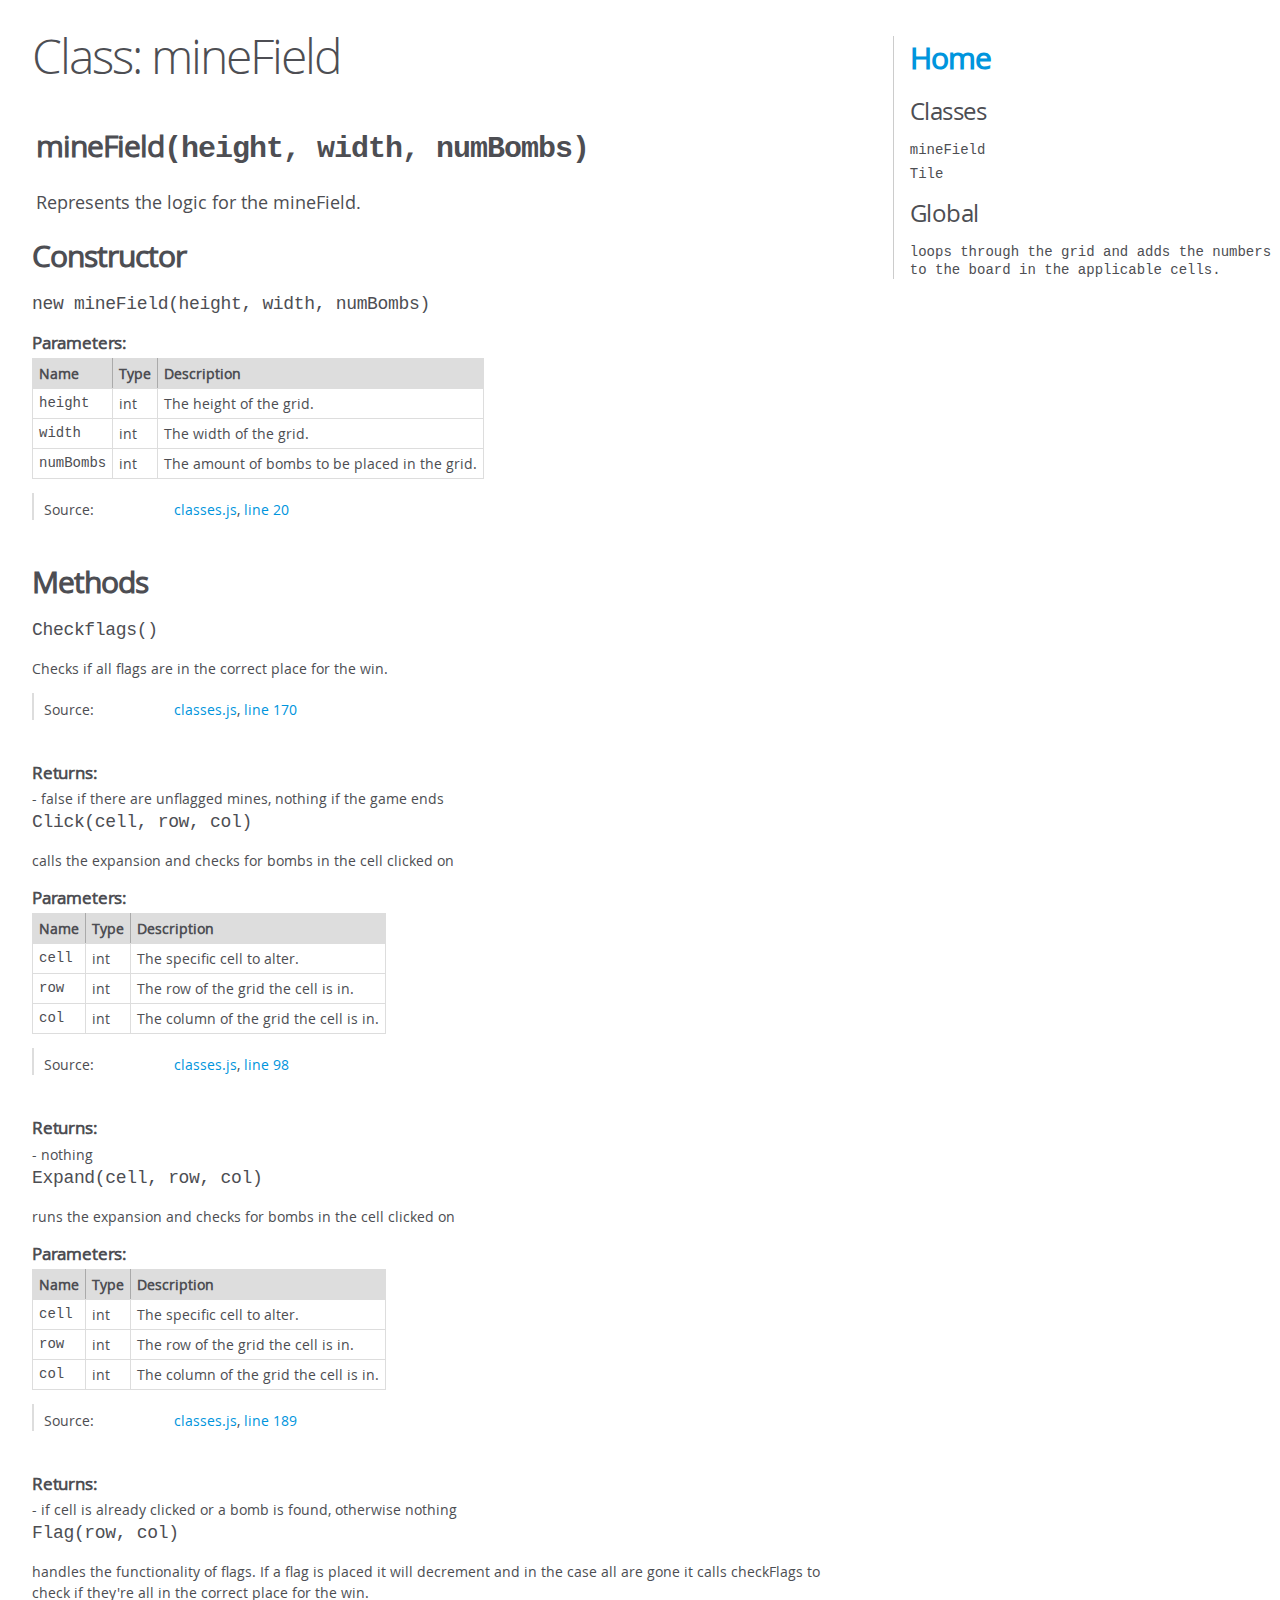
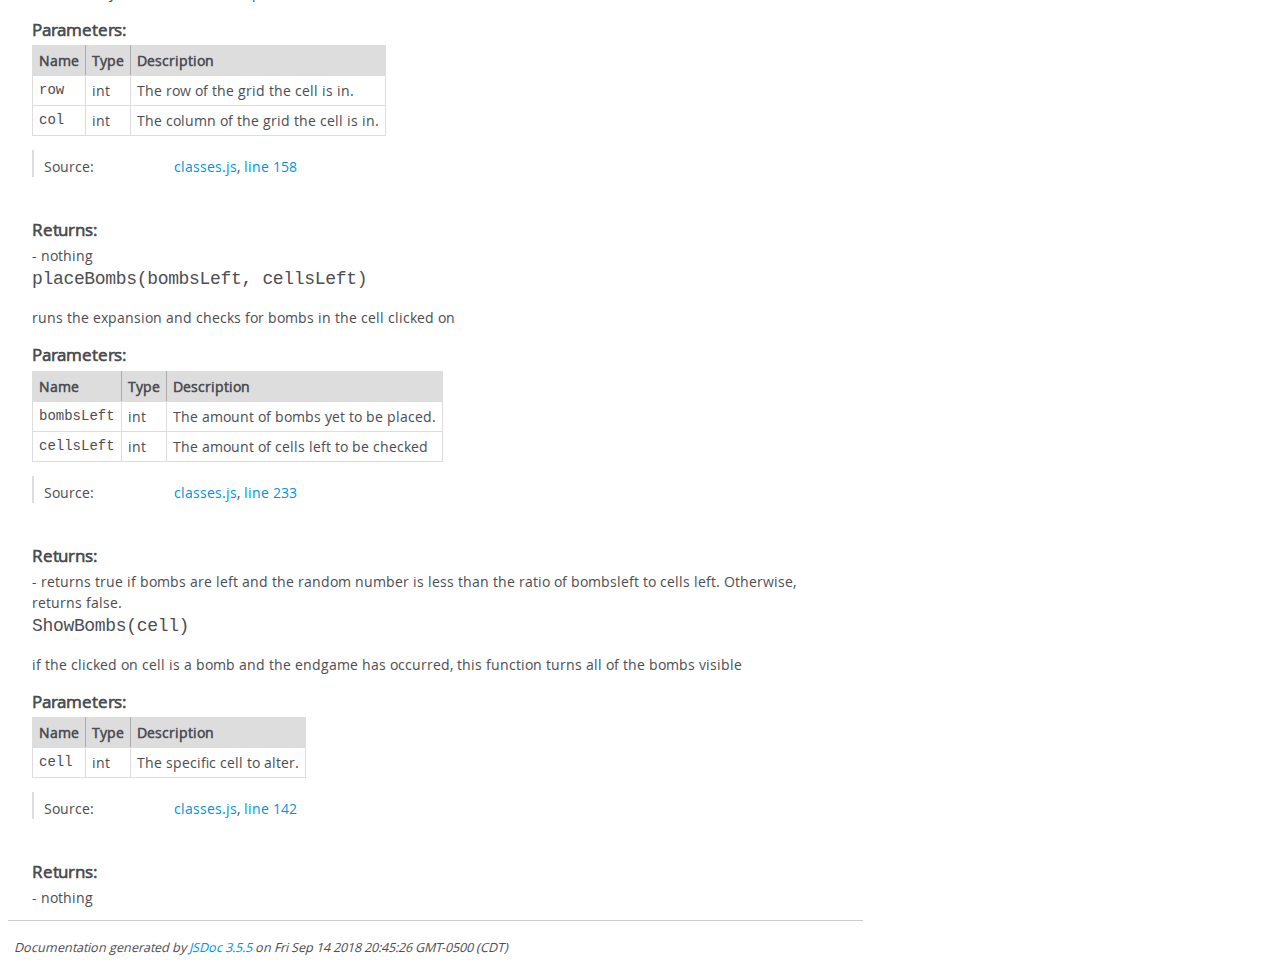
<file: Documentation/mineField.html>
<!DOCTYPE html>
<html lang="en">
<head>
    <meta charset="utf-8">
    <title>JSDoc: Class: mineField</title>

    <script src="scripts/prettify/prettify.js"> </script>
    <script src="scripts/prettify/lang-css.js"> </script>
    <!--[if lt IE 9]>
      <script src="//html5shiv.googlecode.com/svn/trunk/html5.js"></script>
    <![endif]-->
    <link type="text/css" rel="stylesheet" href="styles/prettify-tomorrow.css">
    <link type="text/css" rel="stylesheet" href="styles/jsdoc-default.css">
</head>

<body>

<div id="main">

    <h1 class="page-title">Class: mineField</h1>

    




<section>

<header>
    
        <h2><span class="attribs"><span class="type-signature"></span></span>mineField<span class="signature">(height, width, numBombs)</span><span class="type-signature"></span></h2>
        
            <div class="class-description">Represents the logic for the mineField.</div>
        
    
</header>

<article>
    <div class="container-overview">
    
        

    
    <h2>Constructor</h2>
    

    
    <h4 class="name" id="mineField"><span class="type-signature"></span>new mineField<span class="signature">(height, width, numBombs)</span><span class="type-signature"></span></h4>
    

    











    <h5>Parameters:</h5>
    

<table class="params">
    <thead>
    <tr>
        
        <th>Name</th>
        

        <th>Type</th>

        

        

        <th class="last">Description</th>
    </tr>
    </thead>

    <tbody>
    

        <tr>
            
                <td class="name"><code>height</code></td>
            

            <td class="type">
            
                
<span class="param-type">int</span>


            
            </td>

            

            

            <td class="description last">The height of the grid.</td>
        </tr>

    

        <tr>
            
                <td class="name"><code>width</code></td>
            

            <td class="type">
            
                
<span class="param-type">int</span>


            
            </td>

            

            

            <td class="description last">The width of the grid.</td>
        </tr>

    

        <tr>
            
                <td class="name"><code>numBombs</code></td>
            

            <td class="type">
            
                
<span class="param-type">int</span>


            
            </td>

            

            

            <td class="description last">The amount of bombs to be placed in the grid.</td>
        </tr>

    
    </tbody>
</table>






<dl class="details">

    

    

    

    

    

    

    

    

    

    

    

    

    
    <dt class="tag-source">Source:</dt>
    <dd class="tag-source"><ul class="dummy"><li>
        <a href="classes.js.html">classes.js</a>, <a href="classes.js.html#line20">line 20</a>
    </li></ul></dd>
    

    

    

    
</dl>


















    
    </div>

    

    

    

    

    

    

    

    
        <h3 class="subsection-title">Methods</h3>

        
            

    

    
    <h4 class="name" id="Checkflags"><span class="type-signature"></span>Checkflags<span class="signature">()</span><span class="type-signature"></span></h4>
    

    



<div class="description">
    Checks if all flags are in the correct place for the win.
</div>













<dl class="details">

    

    

    

    

    

    

    

    

    

    

    

    

    
    <dt class="tag-source">Source:</dt>
    <dd class="tag-source"><ul class="dummy"><li>
        <a href="classes.js.html">classes.js</a>, <a href="classes.js.html#line170">line 170</a>
    </li></ul></dd>
    

    

    

    
</dl>













<h5>Returns:</h5>

        
<div class="param-desc">
    - false if there are unflagged mines, nothing if the game ends
</div>



    





        
            

    

    
    <h4 class="name" id="Click"><span class="type-signature"></span>Click<span class="signature">(cell, row, col)</span><span class="type-signature"></span></h4>
    

    



<div class="description">
    calls the expansion and checks for bombs in the cell clicked on
</div>









    <h5>Parameters:</h5>
    

<table class="params">
    <thead>
    <tr>
        
        <th>Name</th>
        

        <th>Type</th>

        

        

        <th class="last">Description</th>
    </tr>
    </thead>

    <tbody>
    

        <tr>
            
                <td class="name"><code>cell</code></td>
            

            <td class="type">
            
                
<span class="param-type">int</span>


            
            </td>

            

            

            <td class="description last">The specific cell to alter.</td>
        </tr>

    

        <tr>
            
                <td class="name"><code>row</code></td>
            

            <td class="type">
            
                
<span class="param-type">int</span>


            
            </td>

            

            

            <td class="description last">The row of the grid the cell is in.</td>
        </tr>

    

        <tr>
            
                <td class="name"><code>col</code></td>
            

            <td class="type">
            
                
<span class="param-type">int</span>


            
            </td>

            

            

            <td class="description last">The column of the grid the cell is in.</td>
        </tr>

    
    </tbody>
</table>






<dl class="details">

    

    

    

    

    

    

    

    

    

    

    

    

    
    <dt class="tag-source">Source:</dt>
    <dd class="tag-source"><ul class="dummy"><li>
        <a href="classes.js.html">classes.js</a>, <a href="classes.js.html#line98">line 98</a>
    </li></ul></dd>
    

    

    

    
</dl>













<h5>Returns:</h5>

        
<div class="param-desc">
    - nothing
</div>



    





        
            

    

    
    <h4 class="name" id="Expand"><span class="type-signature"></span>Expand<span class="signature">(cell, row, col)</span><span class="type-signature"></span></h4>
    

    



<div class="description">
    runs the expansion and checks for bombs in the cell clicked on
</div>









    <h5>Parameters:</h5>
    

<table class="params">
    <thead>
    <tr>
        
        <th>Name</th>
        

        <th>Type</th>

        

        

        <th class="last">Description</th>
    </tr>
    </thead>

    <tbody>
    

        <tr>
            
                <td class="name"><code>cell</code></td>
            

            <td class="type">
            
                
<span class="param-type">int</span>


            
            </td>

            

            

            <td class="description last">The specific cell to alter.</td>
        </tr>

    

        <tr>
            
                <td class="name"><code>row</code></td>
            

            <td class="type">
            
                
<span class="param-type">int</span>


            
            </td>

            

            

            <td class="description last">The row of the grid the cell is in.</td>
        </tr>

    

        <tr>
            
                <td class="name"><code>col</code></td>
            

            <td class="type">
            
                
<span class="param-type">int</span>


            
            </td>

            

            

            <td class="description last">The column of the grid the cell is in.</td>
        </tr>

    
    </tbody>
</table>






<dl class="details">

    

    

    

    

    

    

    

    

    

    

    

    

    
    <dt class="tag-source">Source:</dt>
    <dd class="tag-source"><ul class="dummy"><li>
        <a href="classes.js.html">classes.js</a>, <a href="classes.js.html#line189">line 189</a>
    </li></ul></dd>
    

    

    

    
</dl>













<h5>Returns:</h5>

        
<div class="param-desc">
    - if cell is already clicked or a bomb is found, otherwise nothing
</div>



    





        
            

    

    
    <h4 class="name" id="Flag"><span class="type-signature"></span>Flag<span class="signature">(row, col)</span><span class="type-signature"></span></h4>
    

    



<div class="description">
    handles the functionality of flags. If a flag is placed it will decrement and in the case all are gone it calls checkFlags to check if they're all in the correct place for the win.
</div>









    <h5>Parameters:</h5>
    

<table class="params">
    <thead>
    <tr>
        
        <th>Name</th>
        

        <th>Type</th>

        

        

        <th class="last">Description</th>
    </tr>
    </thead>

    <tbody>
    

        <tr>
            
                <td class="name"><code>row</code></td>
            

            <td class="type">
            
                
<span class="param-type">int</span>


            
            </td>

            

            

            <td class="description last">The row of the grid the cell is in.</td>
        </tr>

    

        <tr>
            
                <td class="name"><code>col</code></td>
            

            <td class="type">
            
                
<span class="param-type">int</span>


            
            </td>

            

            

            <td class="description last">The column of the grid the cell is in.</td>
        </tr>

    
    </tbody>
</table>






<dl class="details">

    

    

    

    

    

    

    

    

    

    

    

    

    
    <dt class="tag-source">Source:</dt>
    <dd class="tag-source"><ul class="dummy"><li>
        <a href="classes.js.html">classes.js</a>, <a href="classes.js.html#line158">line 158</a>
    </li></ul></dd>
    

    

    

    
</dl>













<h5>Returns:</h5>

        
<div class="param-desc">
    - nothing
</div>



    





        
            

    

    
    <h4 class="name" id="placeBombs"><span class="type-signature"></span>placeBombs<span class="signature">(bombsLeft, cellsLeft)</span><span class="type-signature"></span></h4>
    

    



<div class="description">
    runs the expansion and checks for bombs in the cell clicked on
</div>









    <h5>Parameters:</h5>
    

<table class="params">
    <thead>
    <tr>
        
        <th>Name</th>
        

        <th>Type</th>

        

        

        <th class="last">Description</th>
    </tr>
    </thead>

    <tbody>
    

        <tr>
            
                <td class="name"><code>bombsLeft</code></td>
            

            <td class="type">
            
                
<span class="param-type">int</span>


            
            </td>

            

            

            <td class="description last">The amount of bombs yet to be placed.</td>
        </tr>

    

        <tr>
            
                <td class="name"><code>cellsLeft</code></td>
            

            <td class="type">
            
                
<span class="param-type">int</span>


            
            </td>

            

            

            <td class="description last">The amount of cells left to be checked</td>
        </tr>

    
    </tbody>
</table>






<dl class="details">

    

    

    

    

    

    

    

    

    

    

    

    

    
    <dt class="tag-source">Source:</dt>
    <dd class="tag-source"><ul class="dummy"><li>
        <a href="classes.js.html">classes.js</a>, <a href="classes.js.html#line233">line 233</a>
    </li></ul></dd>
    

    

    

    
</dl>













<h5>Returns:</h5>

        
<div class="param-desc">
    - returns true if bombs are left and the random number is less than the ratio of bombsleft to cells left. Otherwise, returns false.
</div>



    





        
            

    

    
    <h4 class="name" id="ShowBombs"><span class="type-signature"></span>ShowBombs<span class="signature">(cell)</span><span class="type-signature"></span></h4>
    

    



<div class="description">
    if the clicked on cell is a bomb and the endgame has occurred, this function turns all of the bombs visible
</div>









    <h5>Parameters:</h5>
    

<table class="params">
    <thead>
    <tr>
        
        <th>Name</th>
        

        <th>Type</th>

        

        

        <th class="last">Description</th>
    </tr>
    </thead>

    <tbody>
    

        <tr>
            
                <td class="name"><code>cell</code></td>
            

            <td class="type">
            
                
<span class="param-type">int</span>


            
            </td>

            

            

            <td class="description last">The specific cell to alter.</td>
        </tr>

    
    </tbody>
</table>






<dl class="details">

    

    

    

    

    

    

    

    

    

    

    

    

    
    <dt class="tag-source">Source:</dt>
    <dd class="tag-source"><ul class="dummy"><li>
        <a href="classes.js.html">classes.js</a>, <a href="classes.js.html#line142">line 142</a>
    </li></ul></dd>
    

    

    

    
</dl>













<h5>Returns:</h5>

        
<div class="param-desc">
    - nothing
</div>



    





        
    

    

    
</article>

</section>




</div>

<nav>
    <h2><a href="index.html">Home</a></h2><h3>Classes</h3><ul><li><a href="mineField.html">mineField</a></li><li><a href="Tile.html">Tile</a></li></ul><h3>Global</h3><ul><li><a href="global.html#loopsthroughthegridandaddsthenumberstotheboardintheapplicablecells.">loops through the grid and adds the numbers to the board in the applicable cells.</a></li></ul>
</nav>

<br class="clear">

<footer>
    Documentation generated by <a href="https://github.com/jsdoc3/jsdoc">JSDoc 3.5.5</a> on Fri Sep 14 2018 20:45:26 GMT-0500 (CDT)
</footer>

<script> prettyPrint(); </script>
<script src="scripts/linenumber.js"> </script>
</body>
</html>
</file>
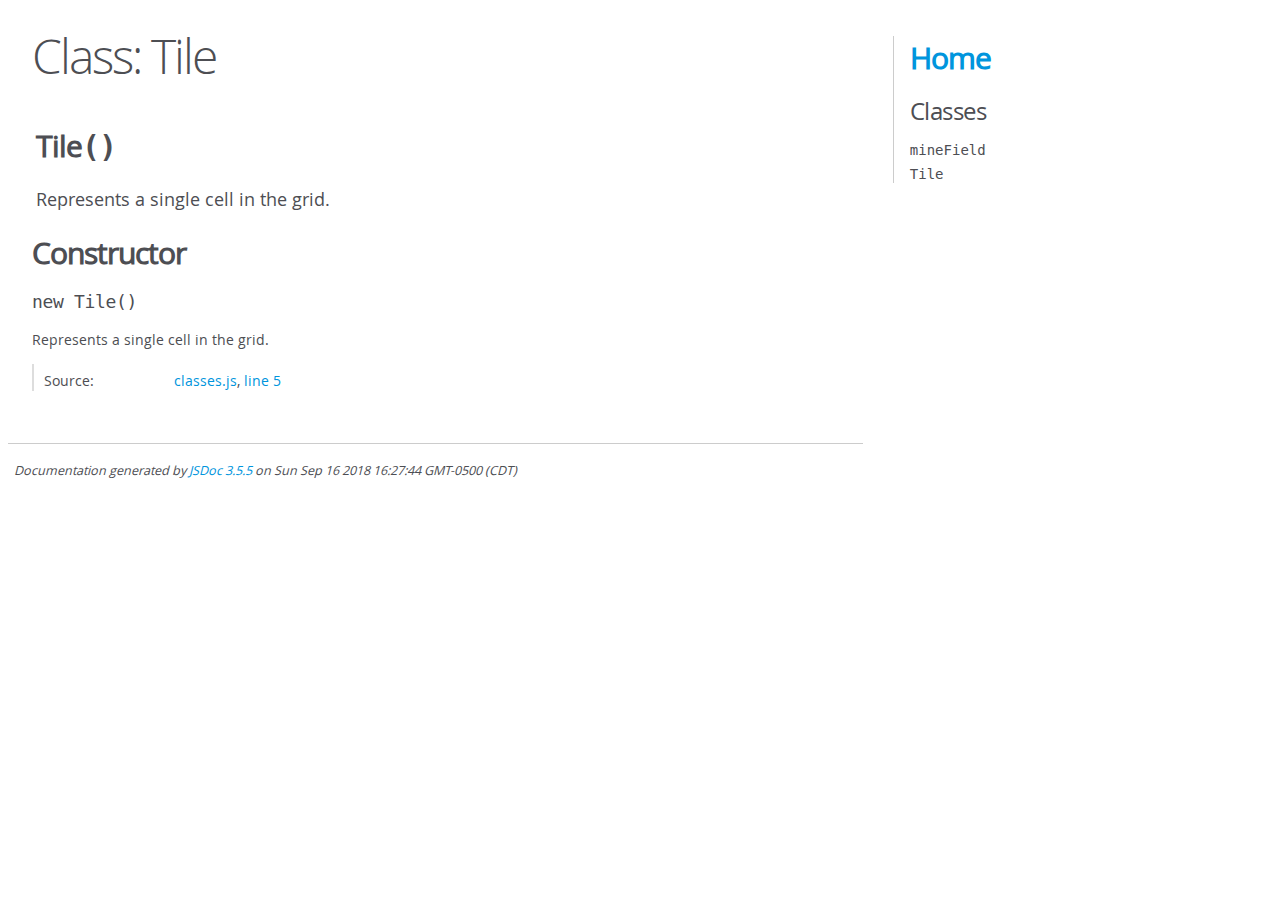
<file: Documentation/Tile.html>
<!DOCTYPE html>
<html lang="en">
<head>
    <meta charset="utf-8">
    <title>JSDoc: Class: Tile</title>

    <script src="scripts/prettify/prettify.js"> </script>
    <script src="scripts/prettify/lang-css.js"> </script>
    <!--[if lt IE 9]>
      <script src="//html5shiv.googlecode.com/svn/trunk/html5.js"></script>
    <![endif]-->
    <link type="text/css" rel="stylesheet" href="styles/prettify-tomorrow.css">
    <link type="text/css" rel="stylesheet" href="styles/jsdoc-default.css">
</head>

<body>

<div id="main">

    <h1 class="page-title">Class: Tile</h1>

    




<section>

<header>
    
        <h2><span class="attribs"><span class="type-signature"></span></span>Tile<span class="signature">()</span><span class="type-signature"></span></h2>
        
            <div class="class-description">Represents a single cell in the grid.</div>
        
    
</header>

<article>
    <div class="container-overview">
    
        

    
    <h2>Constructor</h2>
    

    
    <h4 class="name" id="Tile"><span class="type-signature"></span>new Tile<span class="signature">()</span><span class="type-signature"></span></h4>
    

    



<div class="description">
    Represents a single cell in the grid.
</div>













<dl class="details">

    

    

    

    

    

    

    

    

    

    

    

    

    
    <dt class="tag-source">Source:</dt>
    <dd class="tag-source"><ul class="dummy"><li>
        <a href="classes.js.html">classes.js</a>, <a href="classes.js.html#line5">line 5</a>
    </li></ul></dd>
    

    

    

    
</dl>


















    
    </div>

    

    

    

    

    

    

    

    

    

    
</article>

</section>




</div>

<nav>
    <h2><a href="index.html">Home</a></h2><h3>Classes</h3><ul><li><a href="mineField.html">mineField</a></li><li><a href="Tile.html">Tile</a></li></ul>
</nav>

<br class="clear">

<footer>
    Documentation generated by <a href="https://github.com/jsdoc3/jsdoc">JSDoc 3.5.5</a> on Sun Sep 16 2018 16:27:44 GMT-0500 (CDT)
</footer>

<script> prettyPrint(); </script>
<script src="scripts/linenumber.js"> </script>
</body>
</html>
</file>
<file: assets/css/style.css>
.grid {
  margin:1em auto; border-collapse:separate
  padding: 2px 2px;
  -moz-border-radius:    0px 26px 0px 0px;
}
.grid td {
  cursor:pointer;
  width:30px; height:30px;
  border:1px solid #4973ee;
  text-align:center;
  background-color: #4973ee;
  font-family:sans-serif; font-size:13px
  -moz-border-radius:    0px 26px 0px 0px;
  border-radius: 10px;
  padding: 15px 15px;
}

.grid td:hover, .stats {
    cursor:pointer;
    background-color: black;
}

.grid td.norm {
  cursor:pointer;
  width:30px; height:30px;
  border:1px solid #4973ee;
  text-align:center;
  background-color: #4973ee;
  font-family:sans-serif; font-size:13px
  -moz-border-radius:    0px 26px 0px 0px;
  border-radius: 10px;
  padding: 15px 15px;
}

.grid td.clicked0 {
	background-color:  #c0ccf2 ;
}
.grid td.clicked1 {
	background: url("images/videophreak-one.jpg") no-repeat scroll 0 0 transparent;
	color: #cccccc;
	background-position: center; /* Center the image */
	background-repeat: no-repeat; /* Do not repeat the image */
	background-size: 32px 32px; /* Resize the background image to cover the entire container */
}
.grid td.clicked2 {
	background: url("images/videophreak-two.jpg") no-repeat scroll 0 0 transparent;
	color: #cccccc;
	background-position: center; /* Center the image */
	background-repeat: no-repeat; /* Do not repeat the image */
	background-size: 32px 32px; /* Resize the background image to cover the entire container */
}
.grid td.clicked3 {
	background: url("images/videophreak-three.jpg") no-repeat scroll 0 0 transparent;
	color: #cccccc;
	background-position: center; /* Center the image */
	background-repeat: no-repeat; /* Do not repeat the image */
	background-size: 32px 32px; /* Resize the background image to cover the entire container */
}
.grid td.clicked4 {
	background: url("images/videophreak-four.jpg") no-repeat scroll 0 0 transparent;
	color: #cccccc;
	background-position: center; /* Center the image */
	background-repeat: no-repeat; /* Do not repeat the image */
	background-size: 32px 32px; /* Resize the background image to cover the entire container */
}
.grid td.clicked5 {
	background: url("images/videophreak-five.jpg") no-repeat scroll 0 0 transparent;
	color: #cccccc;
	background-position: center; /* Center the image */
	background-repeat: no-repeat; /* Do not repeat the image */
	background-size: 32px 32px; /* Resize the background image to cover the entire container */
}
.grid td.clicked6 {
	background: url("images/videophreak-six.jpg") no-repeat scroll 0 0 transparent;
	color: #cccccc;
	background-position: center; /* Center the image */
	background-repeat: no-repeat; /* Do not repeat the image */
	background-size: 32px 32px; /* Resize the background image to cover the entire container */
}
.grid td.clicked7 {
	background: url("images/videophreak-seven.jpg") no-repeat scroll 0 0 transparent;
	color: #cccccc;
	background-position: center; /* Center the image */
	background-repeat: no-repeat; /* Do not repeat the image */
	background-size: 32px 32px; /* Resize the background image to cover the entire container */
}
.grid td.clicked8 {
	background: url("images/videophreak-eight.jpg") no-repeat scroll 0 0 transparent;
	color: #cccccc;
	background-position: center; /* Center the image */
	background-repeat: no-repeat; /* Do not repeat the image */
	background-size: 32px 32px; /* Resize the background image to cover the entire container */
}

.grid td.bomb {
	background: url("images/bomb.jpg") no-repeat scroll 0 0 transparent;
	color: #cccccc;
	background-position: center; /* Center the image */
	background-repeat: no-repeat; /* Do not repeat the image */
	background-size: 25px 25px; /* Resize the background image to cover the entire container */
}
.grid td.flag {
	background: url("images/flag6.jpg") no-repeat scroll 0 0 transparent;
	color: #cccccc;
	background-position: center; /* Center the image */
	background-repeat: no-repeat; /* Do not repeat the image */
	background-size: 25px 25px; /* Resize the background image to cover the entire container */
  background-color: #4973ee;
}

table {
  border-collapse: separate;
  border-spacing: 10px;
}

/* navbar */
input {
  width: 60px !important;
  font-family: videophreak;
}
output {
  color: red;
}

flagsOutput {
	color = white;
}

label {
  color: white;
  margin: 35px 20px;
  font-family: videophreak;
}

button {
  margin: 28px 20px;
  font-family: videophreak;
}

.navbar-brand {
  color: white !important;
  font-size: 400% !important;
  margin: 20px 0px;
  font-family: videophreak;
}

.flags {
  color: white !important;
  font-size: 130%;
  margin: 21px 20px;
  font-weight: bold;
}
/*https://www.1001fonts.com/video-game-fonts.html?page=6&items=10*/
@font-face {
  font-family: heavyloudedge;
  src: url("fonts/heavyloudedge/heavyloudedge_bold.ttf");
}

@font-face {
  font-family: videophreak;
  src: url("fonts/VIDEOPHREAK.ttf");
}

.flagsLeft {
	color: red;
}

.stats{
    width:175px;
    height:45px;
    position:absolute;
    font-size: 80%;
    background-color:white;
    color: black;
    padding:8px;
    display: block;
    z-index: 1199;
    font-family: videophreak;
}
</file>
<file: Documentation/styles/prettify-tomorrow.css>
/* Tomorrow Theme */
/* Original theme - https://github.com/chriskempson/tomorrow-theme */
/* Pretty printing styles. Used with prettify.js. */
/* SPAN elements with the classes below are added by prettyprint. */
/* plain text */
.pln {
  color: #4d4d4c; }

@media screen {
  /* string content */
  .str {
    color: #718c00; }

  /* a keyword */
  .kwd {
    color: #8959a8; }

  /* a comment */
  .com {
    color: #8e908c; }

  /* a type name */
  .typ {
    color: #4271ae; }

  /* a literal value */
  .lit {
    color: #f5871f; }

  /* punctuation */
  .pun {
    color: #4d4d4c; }

  /* lisp open bracket */
  .opn {
    color: #4d4d4c; }

  /* lisp close bracket */
  .clo {
    color: #4d4d4c; }

  /* a markup tag name */
  .tag {
    color: #c82829; }

  /* a markup attribute name */
  .atn {
    color: #f5871f; }

  /* a markup attribute value */
  .atv {
    color: #3e999f; }

  /* a declaration */
  .dec {
    color: #f5871f; }

  /* a variable name */
  .var {
    color: #c82829; }

  /* a function name */
  .fun {
    color: #4271ae; } }
/* Use higher contrast and text-weight for printable form. */
@media print, projection {
  .str {
    color: #060; }

  .kwd {
    color: #006;
    font-weight: bold; }

  .com {
    color: #600;
    font-style: italic; }

  .typ {
    color: #404;
    font-weight: bold; }

  .lit {
    color: #044; }

  .pun, .opn, .clo {
    color: #440; }

  .tag {
    color: #006;
    font-weight: bold; }

  .atn {
    color: #404; }

  .atv {
    color: #060; } }
/* Style */
/*
pre.prettyprint {
  background: white;
  font-family: Consolas, Monaco, 'Andale Mono', monospace;
  font-size: 12px;
  line-height: 1.5;
  border: 1px solid #ccc;
  padding: 10px; }
*/

/* Specify class=linenums on a pre to get line numbering */
ol.linenums {
  margin-top: 0;
  margin-bottom: 0; }

/* IE indents via margin-left */
li.L0,
li.L1,
li.L2,
li.L3,
li.L4,
li.L5,
li.L6,
li.L7,
li.L8,
li.L9 {
  /* */ }

/* Alternate shading for lines */
li.L1,
li.L3,
li.L5,
li.L7,
li.L9 {
  /* */ }
</file>
<file: Documentation/styles/jsdoc-default.css>
@font-face {
    font-family: 'Open Sans';
    font-weight: normal;
    font-style: normal;
    src: url('../fonts/OpenSans-Regular-webfont.eot');
    src:
        local('Open Sans'),
        local('OpenSans'),
        url('../fonts/OpenSans-Regular-webfont.eot?#iefix') format('embedded-opentype'),
        url('../fonts/OpenSans-Regular-webfont.woff') format('woff'),
        url('../fonts/OpenSans-Regular-webfont.svg#open_sansregular') format('svg');
}

@font-face {
    font-family: 'Open Sans Light';
    font-weight: normal;
    font-style: normal;
    src: url('../fonts/OpenSans-Light-webfont.eot');
    src:
        local('Open Sans Light'),
        local('OpenSans Light'),
        url('../fonts/OpenSans-Light-webfont.eot?#iefix') format('embedded-opentype'),
        url('../fonts/OpenSans-Light-webfont.woff') format('woff'),
        url('../fonts/OpenSans-Light-webfont.svg#open_sanslight') format('svg');
}

html
{
    overflow: auto;
    background-color: #fff;
    font-size: 14px;
}

body
{
    font-family: 'Open Sans', sans-serif;
    line-height: 1.5;
    color: #4d4e53;
    background-color: white;
}

a, a:visited, a:active {
    color: #0095dd;
    text-decoration: none;
}

a:hover {
    text-decoration: underline;
}

header
{
    display: block;
    padding: 0px 4px;
}

tt, code, kbd, samp {
    font-family: Consolas, Monaco, 'Andale Mono', monospace;
}

.class-description {
    font-size: 130%;
    line-height: 140%;
    margin-bottom: 1em;
    margin-top: 1em;
}

.class-description:empty {
    margin: 0;
}

#main {
    float: left;
    width: 70%;
}

article dl {
    margin-bottom: 40px;
}

article img {
  max-width: 100%;
}

section
{
    display: block;
    background-color: #fff;
    padding: 12px 24px;
    border-bottom: 1px solid #ccc;
    margin-right: 30px;
}

.variation {
    display: none;
}

.signature-attributes {
    font-size: 60%;
    color: #aaa;
    font-style: italic;
    font-weight: lighter;
}

nav
{
    display: block;
    float: right;
    margin-top: 28px;
    width: 30%;
    box-sizing: border-box;
    border-left: 1px solid #ccc;
    padding-left: 16px;
}

nav ul {
    font-family: 'Lucida Grande', 'Lucida Sans Unicode', arial, sans-serif;
    font-size: 100%;
    line-height: 17px;
    padding: 0;
    margin: 0;
    list-style-type: none;
}

nav ul a, nav ul a:visited, nav ul a:active {
    font-family: Consolas, Monaco, 'Andale Mono', monospace;
    line-height: 18px;
    color: #4D4E53;
}

nav h3 {
    margin-top: 12px;
}

nav li {
    margin-top: 6px;
}

footer {
    display: block;
    padding: 6px;
    margin-top: 12px;
    font-style: italic;
    font-size: 90%;
}

h1, h2, h3, h4 {
    font-weight: 200;
    margin: 0;
}

h1
{
    font-family: 'Open Sans Light', sans-serif;
    font-size: 48px;
    letter-spacing: -2px;
    margin: 12px 24px 20px;
}

h2, h3.subsection-title
{
    font-size: 30px;
    font-weight: 700;
    letter-spacing: -1px;
    margin-bottom: 12px;
}

h3
{
    font-size: 24px;
    letter-spacing: -0.5px;
    margin-bottom: 12px;
}

h4
{
    font-size: 18px;
    letter-spacing: -0.33px;
    margin-bottom: 12px;
    color: #4d4e53;
}

h5, .container-overview .subsection-title
{
    font-size: 120%;
    font-weight: bold;
    letter-spacing: -0.01em;
    margin: 8px 0 3px 0;
}

h6
{
    font-size: 100%;
    letter-spacing: -0.01em;
    margin: 6px 0 3px 0;
    font-style: italic;
}

table
{
    border-spacing: 0;
    border: 0;
    border-collapse: collapse;
}

td, th
{
    border: 1px solid #ddd;
    margin: 0px;
    text-align: left;
    vertical-align: top;
    padding: 4px 6px;
    display: table-cell;
}

thead tr
{
    background-color: #ddd;
    font-weight: bold;
}

th { border-right: 1px solid #aaa; }
tr > th:last-child { border-right: 1px solid #ddd; }

.ancestors, .attribs { color: #999; }
.ancestors a, .attribs a
{
    color: #999 !important;
    text-decoration: none;
}

.clear
{
    clear: both;
}

.important
{
    font-weight: bold;
    color: #950B02;
}

.yes-def {
    text-indent: -1000px;
}

.type-signature {
    color: #aaa;
}

.name, .signature {
    font-family: Consolas, Monaco, 'Andale Mono', monospace;
}

.details { margin-top: 14px; border-left: 2px solid #DDD; }
.details dt { width: 120px; float: left; padding-left: 10px;  padding-top: 6px; }
.details dd { margin-left: 70px; }
.details ul { margin: 0; }
.details ul { list-style-type: none; }
.details li { margin-left: 30px; padding-top: 6px; }
.details pre.prettyprint { margin: 0 }
.details .object-value { padding-top: 0; }

.description {
    margin-bottom: 1em;
    margin-top: 1em;
}

.code-caption
{
    font-style: italic;
    font-size: 107%;
    margin: 0;
}

.prettyprint
{
    border: 1px solid #ddd;
    width: 80%;
    overflow: auto;
}

.prettyprint.source {
    width: inherit;
}

.prettyprint code
{
    font-size: 100%;
    line-height: 18px;
    display: block;
    padding: 4px 12px;
    margin: 0;
    background-color: #fff;
    color: #4D4E53;
}

.prettyprint code span.line
{
  display: inline-block;
}

.prettyprint.linenums
{
  padding-left: 70px;
  -webkit-user-select: none;
  -moz-user-select: none;
  -ms-user-select: none;
  user-select: none;
}

.prettyprint.linenums ol
{
  padding-left: 0;
}

.prettyprint.linenums li
{
  border-left: 3px #ddd solid;
}

.prettyprint.linenums li.selected,
.prettyprint.linenums li.selected *
{
  background-color: lightyellow;
}

.prettyprint.linenums li *
{
  -webkit-user-select: text;
  -moz-user-select: text;
  -ms-user-select: text;
  user-select: text;
}

.params .name, .props .name, .name code {
    color: #4D4E53;
    font-family: Consolas, Monaco, 'Andale Mono', monospace;
    font-size: 100%;
}

.params td.description > p:first-child,
.props td.description > p:first-child
{
    margin-top: 0;
    padding-top: 0;
}

.params td.description > p:last-child,
.props td.description > p:last-child
{
    margin-bottom: 0;
    padding-bottom: 0;
}

.disabled {
    color: #454545;
}
</file>
